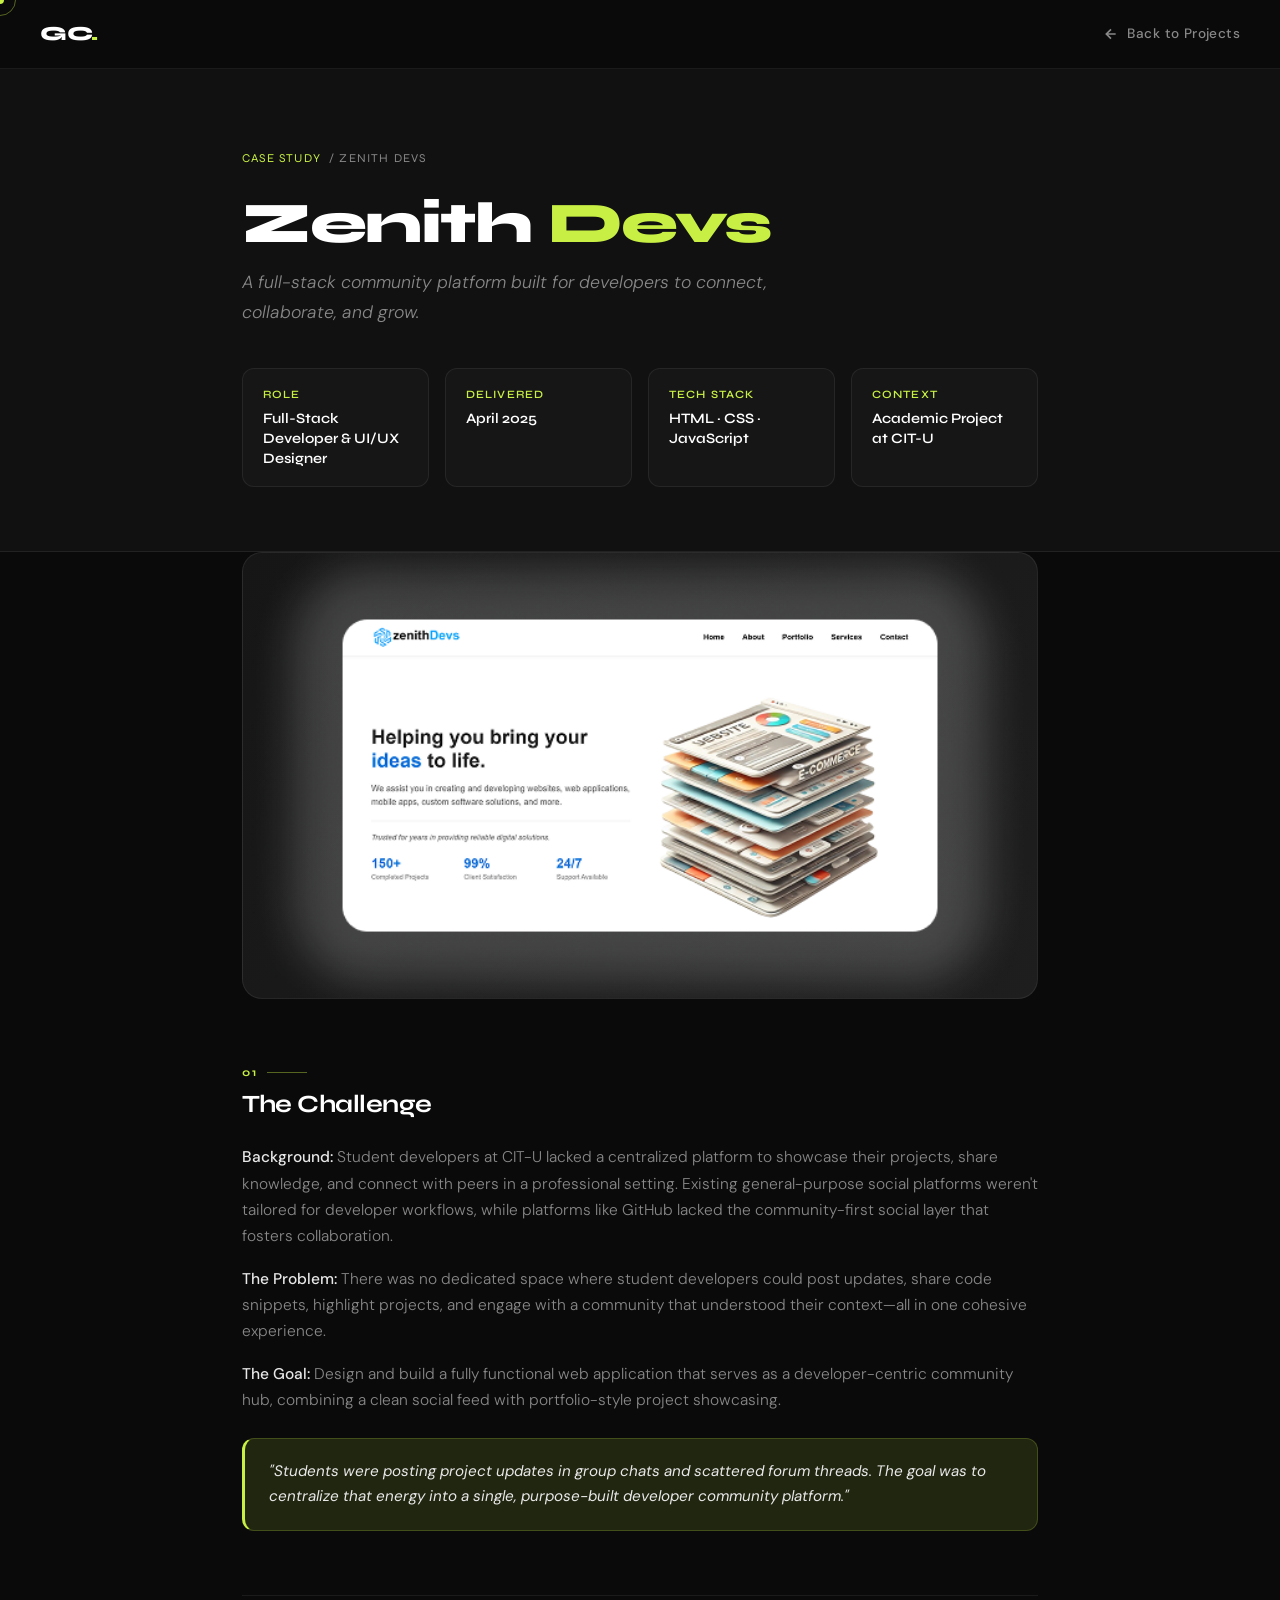
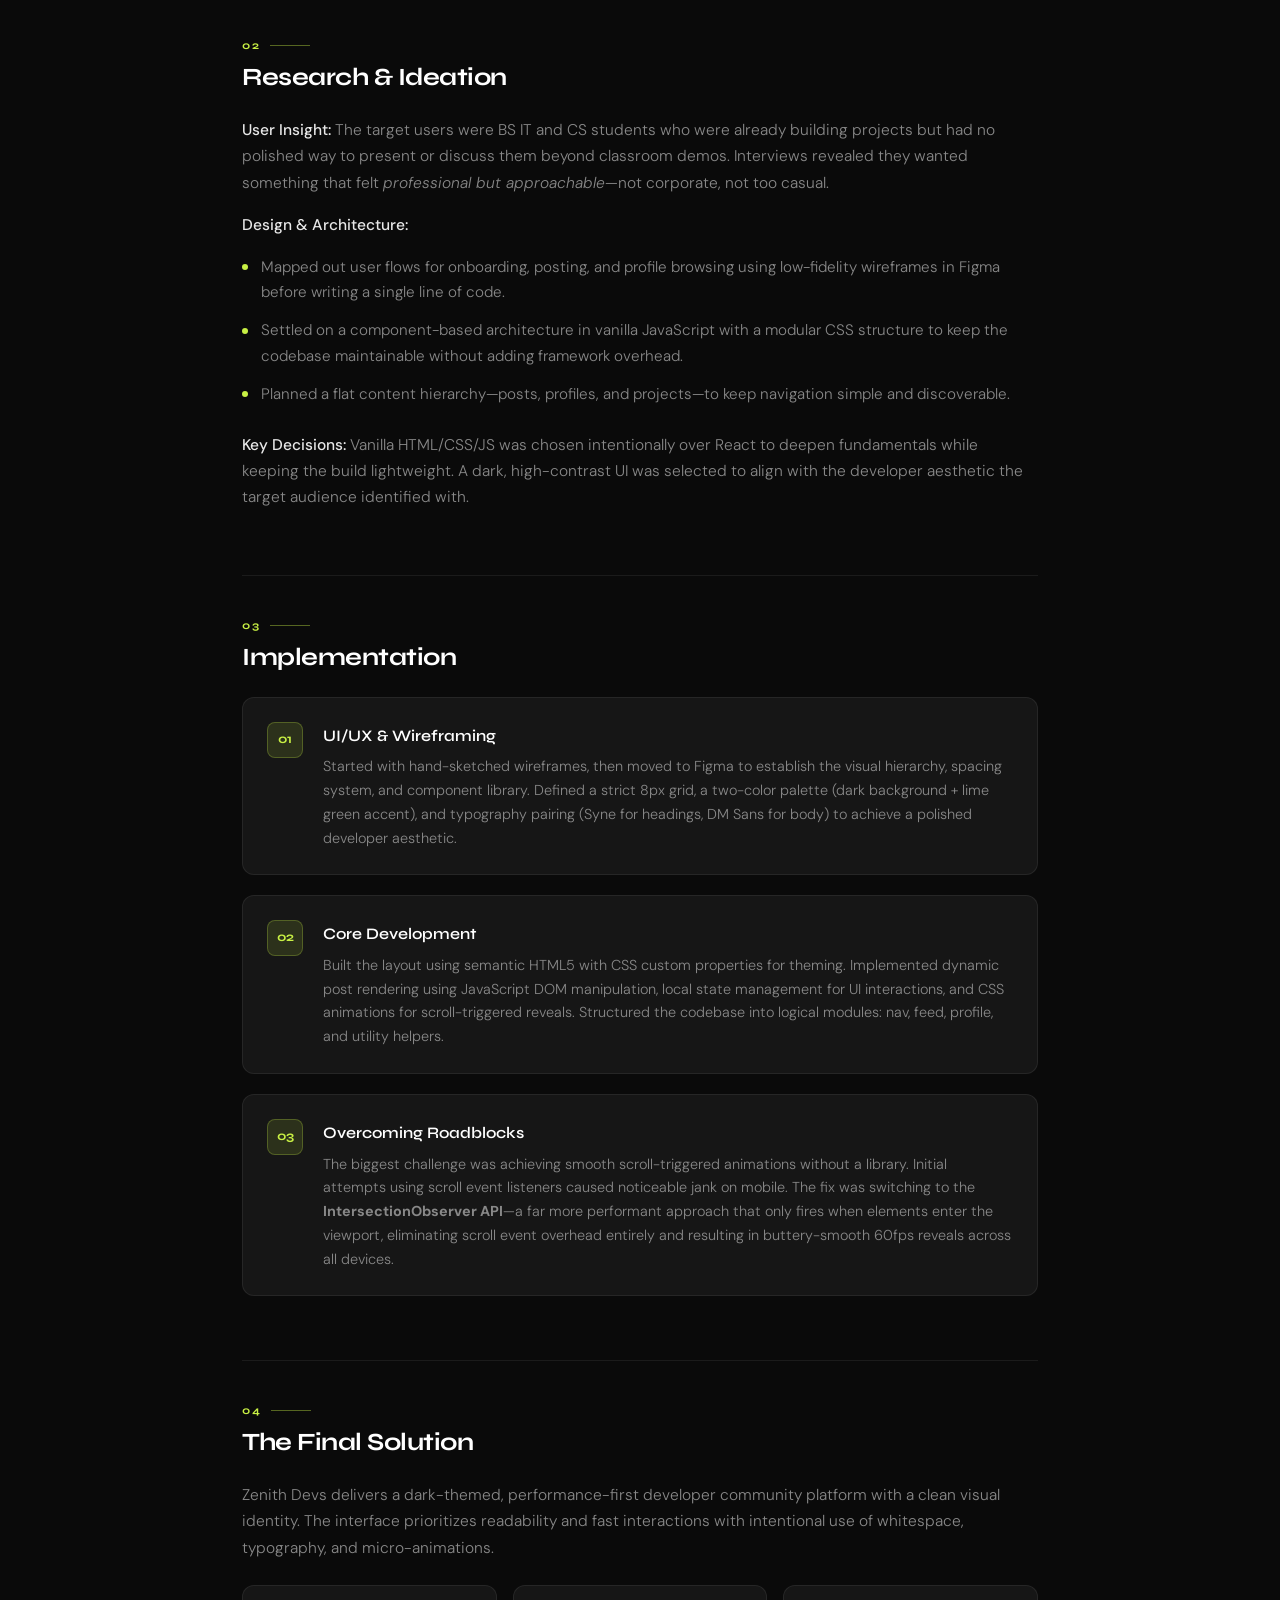
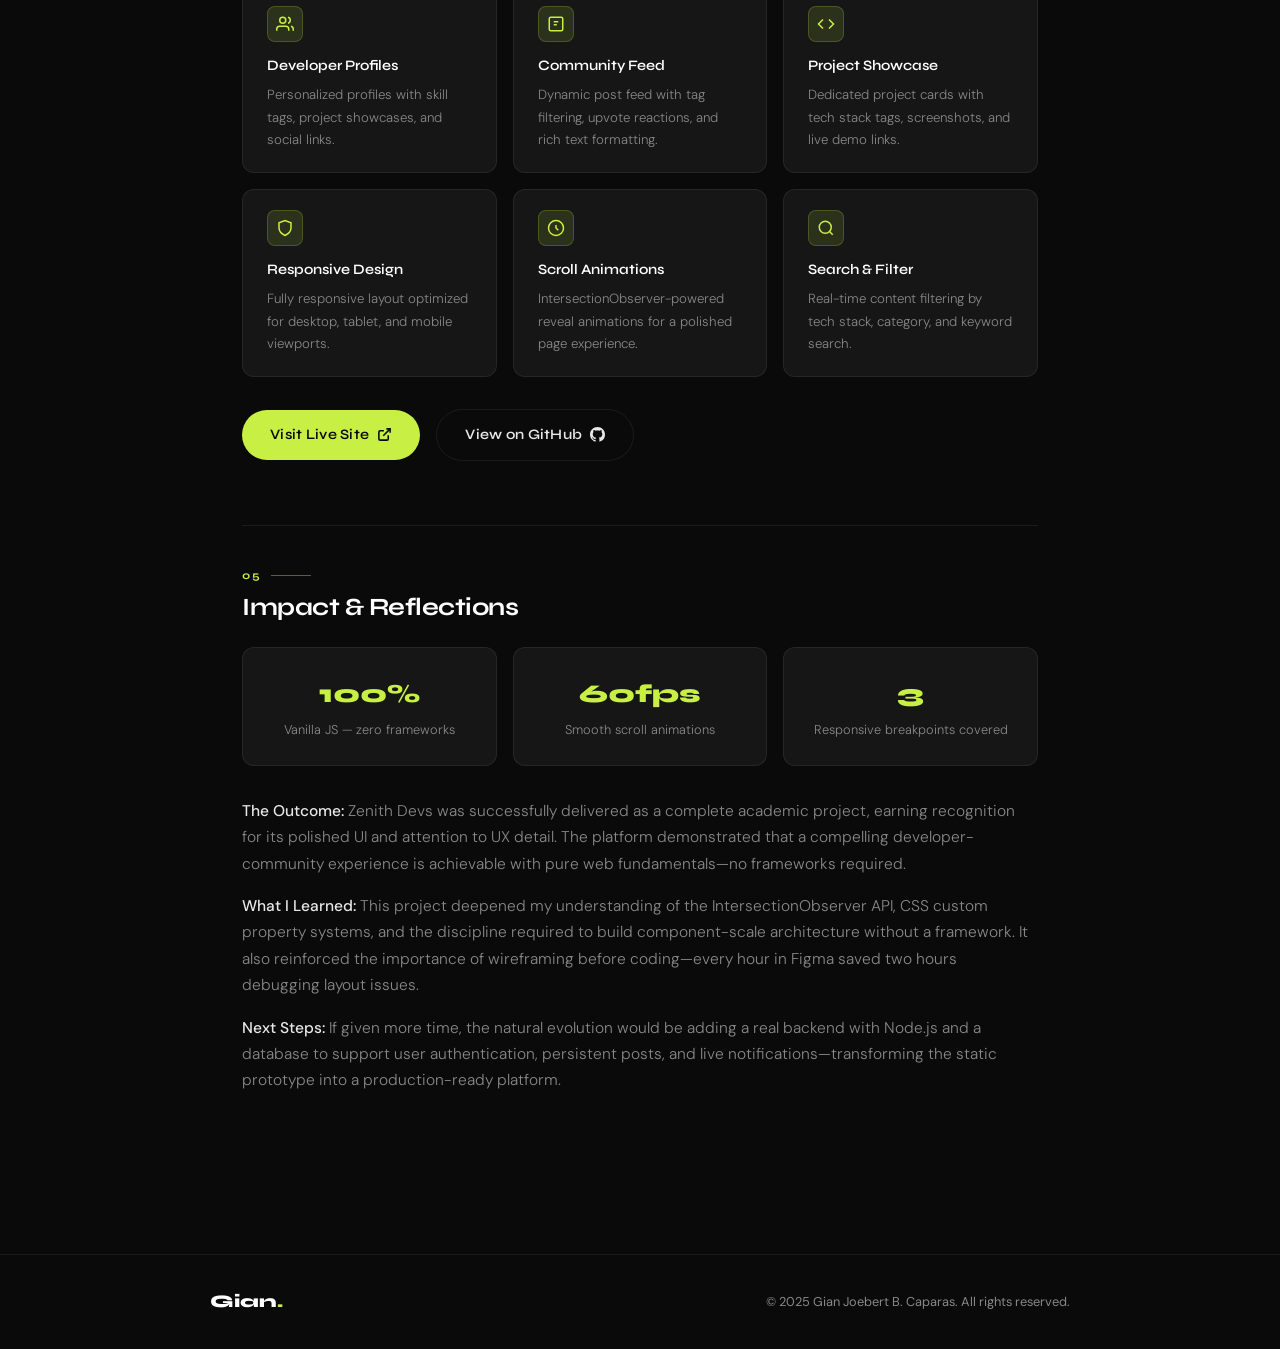
<file: ongoing1.html>
<!DOCTYPE html>
<html lang="en">
  <head>
    <meta charset="UTF-8" />
    <meta name="viewport" content="width=device-width, initial-scale=1.0" />
    <title>Zenith Devs — Case Study | Gian Caparas</title>
    <link rel="icon" href="Logo.png" type="image/png+xml">
    <link rel="preconnect" href="https://fonts.googleapis.com" />
    <link rel="preconnect" href="https://fonts.gstatic.com" crossorigin />
    <link
      href="https://fonts.googleapis.com/css2?family=Syne:wght@400;500;600;700;800&family=DM+Sans:ital,opsz,wght@0,9..40,300;0,9..40,400;0,9..40,500;1,9..40,300&display=swap"
      rel="stylesheet"
    />
    <style>
      /* ─── RESET & BASE ─────────────────────────────────────── */
      *, *::before, *::after { box-sizing: border-box; margin: 0; padding: 0; }

      :root {
        --bg:        #0a0a0a;
        --bg-2:      #111111;
        --bg-3:      #161616;
        --border:    rgba(255,255,255,0.07);
        --text:      #e8e8e8;
        --text-muted:#888;
        --accent:    #c8f044;
        --accent-dim:rgba(200,240,68,0.12);
        --accent-glow:rgba(200,240,68,0.25);
        --white:     #ffffff;
        --font-head: 'Syne', sans-serif;
        --font-body: 'DM Sans', sans-serif;
        --radius:    12px;
        --radius-lg: 20px;
        --max-w:     860px;
        --transition: 0.3s cubic-bezier(0.4,0,0.2,1);
      }

      html { scroll-behavior: smooth; }

      body {
        background: var(--bg);
        color: var(--text);
        font-family: var(--font-body);
        font-size: 16px;
        line-height: 1.7;
        -webkit-font-smoothing: antialiased;
        overflow-x: hidden;
      }

      /* ─── CURSOR ───────────────────────────────────────────── */
      .cursor {
        width: 8px; height: 8px;
        background: var(--accent);
        border-radius: 50%;
        position: fixed; top: 0; left: 0;
        pointer-events: none; z-index: 9999;
        transform: translate(-50%,-50%);
        transition: width .2s, height .2s, background .2s;
      }
      .cursor-follower {
        width: 32px; height: 32px;
        border: 1.5px solid rgba(200,240,68,0.4);
        border-radius: 50%;
        position: fixed; top: 0; left: 0;
        pointer-events: none; z-index: 9998;
        transform: translate(-50%,-50%);
        transition: transform .12s ease, width .25s, height .25s, opacity .25s;
      }
      @media (pointer:coarse){.cursor,.cursor-follower{display:none}}

      /* ─── NAVBAR ───────────────────────────────────────────── */
      .navbar {
        position: fixed; top: 0; left: 0; right: 0; z-index: 900;
        padding: 0 2rem;
        background: rgba(10,10,10,0.85);
        backdrop-filter: blur(16px);
        -webkit-backdrop-filter: blur(16px);
        border-bottom: 1px solid var(--border);
        transition: background var(--transition);
      }
      .nav-inner {
        max-width: 1200px; margin: 0 auto;
        display: flex; align-items: center; justify-content: space-between;
        height: 68px;
      }
      .nav-logo {
        font-family: var(--font-head); font-weight: 800; font-size: 1.25rem;
        color: var(--white); text-decoration: none; letter-spacing: -0.5px;
      }
      .nav-logo .dot { color: var(--accent); }
      .nav-back {
        display: flex; align-items: center; gap: .5rem;
        font-family: var(--font-body); font-size: .85rem; font-weight: 500;
        color: var(--text-muted); text-decoration: none;
        letter-spacing: .03em;
        transition: color var(--transition);
      }
      .nav-back:hover { color: var(--accent); }
      .nav-back svg { transition: transform var(--transition); }
      .nav-back:hover svg { transform: translateX(-3px); }

      /* ─── HERO BANNER ──────────────────────────────────────── */
      .cs-hero {
        padding-top: 68px;
        position: relative; overflow: hidden;
        background: var(--bg-2);
        border-bottom: 1px solid var(--border);
      }
      .cs-hero-inner {
        max-width: var(--max-w); margin: 0 auto;
        padding: 5rem 2rem 4rem;
      }
      .cs-breadcrumb {
        display: flex; align-items: center; gap: .5rem;
        font-size: .75rem; letter-spacing: .1em; text-transform: uppercase;
        color: var(--text-muted); margin-bottom: 1.5rem;
        font-family: var(--font-head);
      }
      .cs-breadcrumb span { color: var(--accent); }
      .cs-title {
        font-family: var(--font-head); font-weight: 800;
        font-size: clamp(2.2rem, 6vw, 3.6rem);
        line-height: 1.1; letter-spacing: -1.5px;
        color: var(--white); margin-bottom: .75rem;
      }
      .cs-title .accent { color: var(--accent); }
      .cs-tagline {
        font-size: 1.1rem; color: var(--text-muted); font-weight: 300;
        max-width: 560px; margin-bottom: 2.5rem; font-style: italic;
      }

      /* ─── META CARDS ───────────────────────────────────────── */
      .cs-meta-grid {
        display: grid;
        grid-template-columns: repeat(auto-fit, minmax(160px, 1fr));
        gap: 1rem; margin-bottom: 0;
      }
      .cs-meta-card {
        background: var(--bg-3); border: 1px solid var(--border);
        border-radius: var(--radius); padding: 1rem 1.25rem;
        transition: border-color var(--transition);
      }
      .cs-meta-card:hover { border-color: rgba(200,240,68,0.2); }
      .cs-meta-label {
        font-size: .7rem; letter-spacing: .1em; text-transform: uppercase;
        color: var(--accent); font-family: var(--font-head); font-weight: 600;
        margin-bottom: .35rem;
      }
      .cs-meta-value {
        font-family: var(--font-head); font-size: .9rem; font-weight: 600;
        color: var(--white); line-height: 1.4;
      }

      /* ─── PROJECT IMAGE ────────────────────────────────────── */
      .cs-cover {
        max-width: var(--max-w); margin: 0 auto;
        padding: 0 2rem 0;
      }
      .cs-cover-img {
        width: 100%; border-radius: var(--radius-lg);
        border: 1px solid var(--border);
        display: block;
        background: var(--bg-3);
        aspect-ratio: 16/9; object-fit: cover;
        /* placeholder gradient when image missing */
        background: linear-gradient(135deg, #161616 0%, #1e1e1e 100%);
      }

      /* ─── MAIN CONTENT ─────────────────────────────────────── */
      .cs-body {
        max-width: var(--max-w); margin: 0 auto;
        padding: 4rem 2rem 6rem;
      }

      /* ─── SECTION BLOCKS ───────────────────────────────────── */
      .cs-section {
        margin-bottom: 4rem;
        opacity: 0; transform: translateY(28px);
        transition: opacity .6s ease, transform .6s ease;
      }
      .cs-section.visible { opacity: 1; transform: none; }

      .cs-section-number {
        font-family: var(--font-head); font-size: .7rem; font-weight: 700;
        letter-spacing: .15em; text-transform: uppercase;
        color: var(--accent); margin-bottom: .5rem;
        display: flex; align-items: center; gap: .6rem;
      }
      .cs-section-number::after {
        content: ''; flex: 1; max-width: 40px;
        height: 1px; background: var(--accent); opacity: .4;
      }

      .cs-section-title {
        font-family: var(--font-head); font-weight: 700;
        font-size: 1.55rem; letter-spacing: -0.5px;
        color: var(--white); margin-bottom: 1.5rem;
        line-height: 1.2;
      }

      .cs-text {
        color: var(--text-muted); font-weight: 300;
        margin-bottom: 1rem; font-size: .97rem;
      }
      .cs-text strong { color: var(--text); font-weight: 500; }

      /* ─── CALLOUT BOX ──────────────────────────────────────── */
      .cs-callout {
        background: var(--accent-dim);
        border: 1px solid rgba(200,240,68,0.2);
        border-left: 3px solid var(--accent);
        border-radius: var(--radius); padding: 1.25rem 1.5rem;
        margin: 1.5rem 0;
        font-size: .95rem; color: var(--text);
        font-style: italic;
      }

      /* ─── BULLET LIST ──────────────────────────────────────── */
      .cs-list {
        list-style: none; padding: 0; margin: 1rem 0 1.5rem;
        display: flex; flex-direction: column; gap: .75rem;
      }
      .cs-list li {
        display: flex; align-items: flex-start; gap: .8rem;
        font-size: .95rem; color: var(--text-muted); font-weight: 300;
      }
      .cs-list li::before {
        content: ''; flex-shrink: 0;
        width: 6px; height: 6px; border-radius: 50%;
        background: var(--accent); margin-top: .6rem;
      }
      .cs-list li strong { color: var(--text); font-weight: 500; }

      /* ─── STEP CARDS ───────────────────────────────────────── */
      .cs-steps { display: flex; flex-direction: column; gap: 1.25rem; }
      .cs-step {
        background: var(--bg-3); border: 1px solid var(--border);
        border-radius: var(--radius); padding: 1.5rem;
        display: flex; gap: 1.25rem;
        transition: border-color var(--transition), transform var(--transition);
      }
      .cs-step:hover { border-color: rgba(200,240,68,0.2); transform: translateX(4px); }
      .cs-step-num {
        flex-shrink: 0; width: 36px; height: 36px;
        background: var(--accent-dim); border: 1px solid rgba(200,240,68,0.25);
        border-radius: 8px; display: flex; align-items: center; justify-content: center;
        font-family: var(--font-head); font-size: .8rem; font-weight: 700; color: var(--accent);
      }
      .cs-step-content {}
      .cs-step-heading {
        font-family: var(--font-head); font-weight: 600; font-size: 1rem;
        color: var(--white); margin-bottom: .4rem;
      }
      .cs-step-text { font-size: .9rem; color: var(--text-muted); font-weight: 300; line-height: 1.65; }

      /* ─── FEATURE GRID ─────────────────────────────────────── */
      .cs-features {
        display: grid; grid-template-columns: repeat(auto-fit, minmax(220px, 1fr));
        gap: 1rem; margin-top: 1.5rem;
      }
      .cs-feature {
        background: var(--bg-3); border: 1px solid var(--border);
        border-radius: var(--radius); padding: 1.25rem 1.5rem;
        transition: border-color var(--transition);
      }
      .cs-feature:hover { border-color: rgba(200,240,68,0.2); }
      .cs-feature-icon {
        width: 36px; height: 36px; border-radius: 8px;
        background: var(--accent-dim); border: 1px solid rgba(200,240,68,.2);
        display: flex; align-items: center; justify-content: center;
        margin-bottom: .75rem; color: var(--accent);
      }
      .cs-feature-name {
        font-family: var(--font-head); font-weight: 600; font-size: .9rem;
        color: var(--white); margin-bottom: .35rem;
      }
      .cs-feature-desc { font-size: .83rem; color: var(--text-muted); font-weight: 300; }

      /* ─── OUTCOME GRID ─────────────────────────────────────── */
      .cs-outcome-grid {
        display: grid; grid-template-columns: repeat(auto-fit, minmax(200px, 1fr));
        gap: 1rem; margin-bottom: 2rem;
      }
      .cs-outcome-card {
        background: var(--bg-3); border: 1px solid var(--border);
        border-radius: var(--radius); padding: 1.5rem;
        text-align: center;
        transition: border-color var(--transition);
      }
      .cs-outcome-card:hover { border-color: rgba(200,240,68,0.25); }
      .cs-outcome-value {
        font-family: var(--font-head); font-size: 1.6rem; font-weight: 800;
        color: var(--accent); margin-bottom: .25rem;
      }
      .cs-outcome-label { font-size: .8rem; color: var(--text-muted); font-weight: 300; }

      /* ─── DIVIDER ──────────────────────────────────────────── */
      .cs-divider {
        height: 1px; background: var(--border);
        margin: 2.5rem 0;
      }

      /* ─── CTA BUTTON ───────────────────────────────────────── */
      .cs-cta-wrap {
        display: flex; align-items: center; gap: 1rem;
        flex-wrap: wrap; margin-top: 2rem;
      }
      .btn {
        display: inline-flex; align-items: center; gap: .5rem;
        font-family: var(--font-head); font-size: .9rem; font-weight: 600;
        border-radius: 50px; padding: .8rem 1.75rem;
        text-decoration: none; cursor: pointer; border: none;
        letter-spacing: .02em; transition: var(--transition);
      }
      .btn-primary {
        background: var(--accent); color: #0a0a0a;
      }
      .btn-primary:hover {
        background: #d4f55a; transform: translateY(-2px);
        box-shadow: 0 12px 32px rgba(200,240,68,.3);
      }
      .btn-secondary {
        background: transparent; color: var(--text);
        border: 1px solid var(--border);
      }
      .btn-secondary:hover {
        border-color: rgba(200,240,68,.3); color: var(--accent);
        transform: translateY(-2px);
      }

      /* ─── FOOTER ───────────────────────────────────────────── */
      .cs-footer {
        border-top: 1px solid var(--border);
        padding: 2rem;
        text-align: center;
      }
      .cs-footer-inner {
        max-width: var(--max-w); margin: 0 auto;
        display: flex; align-items: center; justify-content: space-between;
        flex-wrap: wrap; gap: 1rem;
      }
      .footer-name { font-family: var(--font-head); font-weight: 800; font-size: 1.1rem; color: var(--white); }
      .footer-name .accent { color: var(--accent); }
      .footer-copy { font-size: .8rem; color: var(--text-muted); }

      /* ─── SCROLLBAR ────────────────────────────────────────── */
      ::-webkit-scrollbar { width: 4px; }
      ::-webkit-scrollbar-track { background: var(--bg); }
      ::-webkit-scrollbar-thumb { background: var(--border); border-radius: 4px; }
      ::-webkit-scrollbar-thumb:hover { background: rgba(200,240,68,.3); }

      /* ─── RESPONSIVE ───────────────────────────────────────── */
      @media (max-width: 640px) {
        .cs-hero-inner { padding: 3.5rem 1.25rem 2.5rem; }
        .cs-cover { padding: 0 1.25rem; }
        .cs-body { padding: 3rem 1.25rem 5rem; }
        .cs-meta-grid { grid-template-columns: 1fr 1fr; }
        .cs-features { grid-template-columns: 1fr; }
        .cs-footer-inner { justify-content: center; text-align: center; }
      }
    </style>
  </head>
  <body>

    <!-- CURSOR -->
    <div class="cursor" id="cursor"></div>
    <div class="cursor-follower" id="cursorFollower"></div>

    <!-- NAVBAR -->
    <nav class="navbar">
      <div class="nav-inner">
        <a href="index.html" class="nav-logo">GC<span class="dot">.</span></a>
        <a href="index.html#projects" class="nav-back">
          <svg width="16" height="16" viewBox="0 0 24 24" fill="none" stroke="currentColor" stroke-width="2.5"><path d="M19 12H5M12 5l-7 7 7 7"/></svg>
          Back to Projects
        </a>
      </div>
    </nav>

    <!-- HERO BANNER -->
    <section class="cs-hero">
      <div class="cs-hero-inner">
        <div class="cs-breadcrumb">
          <span>Case Study</span> / Zenith Devs
        </div>
        <h1 class="cs-title">Zenith <span class="accent">Devs</span></h1>
        <p class="cs-tagline">A full-stack community platform built for developers to connect, collaborate, and grow.</p>

        <div class="cs-meta-grid">
          <div class="cs-meta-card">
            <div class="cs-meta-label">Role</div>
            <div class="cs-meta-value">Full-Stack Developer & UI/UX Designer</div>
          </div>
          <div class="cs-meta-card">
            <div class="cs-meta-label">Delivered</div>
            <div class="cs-meta-value">April 2025</div>
          </div>
          <div class="cs-meta-card">
            <div class="cs-meta-label">Tech Stack</div>
            <div class="cs-meta-value">HTML · CSS · JavaScript</div>
          </div>
          <div class="cs-meta-card">
            <div class="cs-meta-label">Context</div>
            <div class="cs-meta-value">Academic Project at CIT-U</div>
          </div>
        </div>
      </div>
    </section>

    <!-- COVER IMAGE -->
    <div class="cs-cover">
      <img
        src="assets/images/projects/ZenithDevs.png"
        alt="Zenith Devs Project Screenshot"
        class="cs-cover-img"
        onerror="this.style.minHeight='300px'"
      />
    </div>

    <!-- BODY CONTENT -->
    <main class="cs-body">

      <!-- 1. THE CHALLENGE -->
      <div class="cs-section">
        <div class="cs-section-number">01</div>
        <h2 class="cs-section-title">The Challenge</h2>

        <p class="cs-text">
          <strong>Background:</strong> Student developers at CIT-U lacked a centralized platform to showcase their projects, share knowledge, and connect with peers in a professional setting. Existing general-purpose social platforms weren't tailored for developer workflows, while platforms like GitHub lacked the community-first social layer that fosters collaboration.
        </p>
        <p class="cs-text">
          <strong>The Problem:</strong> There was no dedicated space where student developers could post updates, share code snippets, highlight projects, and engage with a community that understood their context—all in one cohesive experience.
        </p>
        <p class="cs-text">
          <strong>The Goal:</strong> Design and build a fully functional web application that serves as a developer-centric community hub, combining a clean social feed with portfolio-style project showcasing.
        </p>

        <div class="cs-callout">
          "Students were posting project updates in group chats and scattered forum threads. The goal was to centralize that energy into a single, purpose-built developer community platform."
        </div>
      </div>

      <div class="cs-divider"></div>

      <!-- 2. RESEARCH & IDEATION -->
      <div class="cs-section">
        <div class="cs-section-number">02</div>
        <h2 class="cs-section-title">Research & Ideation</h2>

        <p class="cs-text">
          <strong>User Insight:</strong> The target users were BS IT and CS students who were already building projects but had no polished way to present or discuss them beyond classroom demos. Interviews revealed they wanted something that felt <em>professional but approachable</em>—not corporate, not too casual.
        </p>

        <p class="cs-text"><strong>Design & Architecture:</strong></p>
        <ul class="cs-list">
          <li>Mapped out user flows for onboarding, posting, and profile browsing using low-fidelity wireframes in Figma before writing a single line of code.</li>
          <li>Settled on a component-based architecture in vanilla JavaScript with a modular CSS structure to keep the codebase maintainable without adding framework overhead.</li>
          <li>Planned a flat content hierarchy—posts, profiles, and projects—to keep navigation simple and discoverable.</li>
        </ul>

        <p class="cs-text">
          <strong>Key Decisions:</strong> Vanilla HTML/CSS/JS was chosen intentionally over React to deepen fundamentals while keeping the build lightweight. A dark, high-contrast UI was selected to align with the developer aesthetic the target audience identified with.
        </p>
      </div>

      <div class="cs-divider"></div>

      <!-- 3. IMPLEMENTATION -->
      <div class="cs-section">
        <div class="cs-section-number">03</div>
        <h2 class="cs-section-title">Implementation</h2>

        <div class="cs-steps">
          <div class="cs-step">
            <div class="cs-step-num">01</div>
            <div class="cs-step-content">
              <div class="cs-step-heading">UI/UX & Wireframing</div>
              <div class="cs-step-text">Started with hand-sketched wireframes, then moved to Figma to establish the visual hierarchy, spacing system, and component library. Defined a strict 8px grid, a two-color palette (dark background + lime green accent), and typography pairing (Syne for headings, DM Sans for body) to achieve a polished developer aesthetic.</div>
            </div>
          </div>
          <div class="cs-step">
            <div class="cs-step-num">02</div>
            <div class="cs-step-content">
              <div class="cs-step-heading">Core Development</div>
              <div class="cs-step-text">Built the layout using semantic HTML5 with CSS custom properties for theming. Implemented dynamic post rendering using JavaScript DOM manipulation, local state management for UI interactions, and CSS animations for scroll-triggered reveals. Structured the codebase into logical modules: nav, feed, profile, and utility helpers.</div>
            </div>
          </div>
          <div class="cs-step">
            <div class="cs-step-num">03</div>
            <div class="cs-step-content">
              <div class="cs-step-heading">Overcoming Roadblocks</div>
              <div class="cs-step-text">The biggest challenge was achieving smooth scroll-triggered animations without a library. Initial attempts using scroll event listeners caused noticeable jank on mobile. The fix was switching to the <strong>IntersectionObserver API</strong>—a far more performant approach that only fires when elements enter the viewport, eliminating scroll event overhead entirely and resulting in buttery-smooth 60fps reveals across all devices.</div>
            </div>
          </div>
        </div>
      </div>

      <div class="cs-divider"></div>

      <!-- 4. FINAL SOLUTION -->
      <div class="cs-section">
        <div class="cs-section-number">04</div>
        <h2 class="cs-section-title">The Final Solution</h2>

        <p class="cs-text">Zenith Devs delivers a dark-themed, performance-first developer community platform with a clean visual identity. The interface prioritizes readability and fast interactions with intentional use of whitespace, typography, and micro-animations.</p>

        <div class="cs-features">
          <div class="cs-feature">
            <div class="cs-feature-icon">
              <svg width="18" height="18" viewBox="0 0 24 24" fill="none" stroke="currentColor" stroke-width="2"><path d="M17 21v-2a4 4 0 0 0-4-4H5a4 4 0 0 0-4 4v2"/><circle cx="9" cy="7" r="4"/><path d="M23 21v-2a4 4 0 0 0-3-3.87M16 3.13a4 4 0 0 1 0 7.75"/></svg>
            </div>
            <div class="cs-feature-name">Developer Profiles</div>
            <div class="cs-feature-desc">Personalized profiles with skill tags, project showcases, and social links.</div>
          </div>
          <div class="cs-feature">
            <div class="cs-feature-icon">
              <svg width="18" height="18" viewBox="0 0 24 24" fill="none" stroke="currentColor" stroke-width="2"><rect x="3" y="3" width="18" height="18" rx="2"/><path d="M9 9h6M9 13h4"/></svg>
            </div>
            <div class="cs-feature-name">Community Feed</div>
            <div class="cs-feature-desc">Dynamic post feed with tag filtering, upvote reactions, and rich text formatting.</div>
          </div>
          <div class="cs-feature">
            <div class="cs-feature-icon">
              <svg width="18" height="18" viewBox="0 0 24 24" fill="none" stroke="currentColor" stroke-width="2"><polyline points="16 18 22 12 16 6"/><polyline points="8 6 2 12 8 18"/></svg>
            </div>
            <div class="cs-feature-name">Project Showcase</div>
            <div class="cs-feature-desc">Dedicated project cards with tech stack tags, screenshots, and live demo links.</div>
          </div>
          <div class="cs-feature">
            <div class="cs-feature-icon">
              <svg width="18" height="18" viewBox="0 0 24 24" fill="none" stroke="currentColor" stroke-width="2"><path d="M12 22s8-4 8-10V5l-8-3-8 3v7c0 6 8 10 8 10z"/></svg>
            </div>
            <div class="cs-feature-name">Responsive Design</div>
            <div class="cs-feature-desc">Fully responsive layout optimized for desktop, tablet, and mobile viewports.</div>
          </div>
          <div class="cs-feature">
            <div class="cs-feature-icon">
              <svg width="18" height="18" viewBox="0 0 24 24" fill="none" stroke="currentColor" stroke-width="2"><circle cx="12" cy="12" r="10"/><path d="M12 8v4l3 3"/></svg>
            </div>
            <div class="cs-feature-name">Scroll Animations</div>
            <div class="cs-feature-desc">IntersectionObserver-powered reveal animations for a polished page experience.</div>
          </div>
          <div class="cs-feature">
            <div class="cs-feature-icon">
              <svg width="18" height="18" viewBox="0 0 24 24" fill="none" stroke="currentColor" stroke-width="2"><circle cx="11" cy="11" r="8"/><path d="m21 21-4.35-4.35"/></svg>
            </div>
            <div class="cs-feature-name">Search & Filter</div>
            <div class="cs-feature-desc">Real-time content filtering by tech stack, category, and keyword search.</div>
          </div>
        </div>

        <div class="cs-cta-wrap">
          <a href="https://zenith-devs.vercel.app/" class="btn btn-primary" target="_blank" rel="noopener noreferrer">
            Visit Live Site
            <svg width="15" height="15" viewBox="0 0 24 24" fill="none" stroke="currentColor" stroke-width="2.5"><path d="M18 13v6a2 2 0 0 1-2 2H5a2 2 0 0 1-2-2V8a2 2 0 0 1 2-2h6"/><polyline points="15 3 21 3 21 9"/><line x1="10" y1="14" x2="21" y2="3"/></svg>
          </a>
          <a href="https://github.com/Gian-Caparas/Zenith-Devs" class="btn btn-secondary" target="_blank" rel="noopener noreferrer">
            View on GitHub
            <svg width="15" height="15" viewBox="0 0 24 24" fill="currentColor"><path d="M12 0C5.37 0 0 5.37 0 12c0 5.31 3.435 9.795 8.205 11.385.6.105.825-.255.825-.57 0-.285-.015-1.23-.015-2.235-3.015.555-3.795-.735-4.035-1.41-.135-.345-.72-1.41-1.23-1.695-.42-.225-1.02-.78-.015-.795.945-.015 1.62.87 1.845 1.23 1.08 1.815 2.805 1.305 3.495.99.105-.78.42-1.305.765-1.605-2.67-.3-5.46-1.335-5.46-5.925 0-1.305.465-2.385 1.23-3.225-.12-.3-.54-1.53.12-3.18 0 0 1.005-.315 3.3 1.23.96-.27 1.98-.405 3-.405s2.04.135 3 .405c2.295-1.56 3.3-1.23 3.3-1.23.66 1.65.24 2.88.12 3.18.765.84 1.23 1.905 1.23 3.225 0 4.605-2.805 5.625-5.475 5.925.435.375.81 1.095.81 2.22 0 1.605-.015 2.895-.015 3.3 0 .315.225.69.825.57A12.02 12.02 0 0 0 24 12c0-6.63-5.37-12-12-12z"/></svg>
          </a>
        </div>
      </div>

      <div class="cs-divider"></div>

      <!-- 5. IMPACT & REFLECTIONS -->
      <div class="cs-section">
        <div class="cs-section-number">05</div>
        <h2 class="cs-section-title">Impact & Reflections</h2>

        <div class="cs-outcome-grid">
          <div class="cs-outcome-card">
            <div class="cs-outcome-value">100%</div>
            <div class="cs-outcome-label">Vanilla JS — zero frameworks</div>
          </div>
          <div class="cs-outcome-card">
            <div class="cs-outcome-value">60fps</div>
            <div class="cs-outcome-label">Smooth scroll animations</div>
          </div>
          <div class="cs-outcome-card">
            <div class="cs-outcome-value">3</div>
            <div class="cs-outcome-label">Responsive breakpoints covered</div>
          </div>
        </div>

        <p class="cs-text">
          <strong>The Outcome:</strong> Zenith Devs was successfully delivered as a complete academic project, earning recognition for its polished UI and attention to UX detail. The platform demonstrated that a compelling developer-community experience is achievable with pure web fundamentals—no frameworks required.
        </p>

        <p class="cs-text">
          <strong>What I Learned:</strong> This project deepened my understanding of the IntersectionObserver API, CSS custom property systems, and the discipline required to build component-scale architecture without a framework. It also reinforced the importance of wireframing before coding—every hour in Figma saved two hours debugging layout issues.
        </p>

        <p class="cs-text">
          <strong>Next Steps:</strong> If given more time, the natural evolution would be adding a real backend with Node.js and a database to support user authentication, persistent posts, and live notifications—transforming the static prototype into a production-ready platform.
        </p>
      </div>

    </main>

    <!-- FOOTER -->
    <footer class="cs-footer">
      <div class="cs-footer-inner">
        <p class="footer-name">Gian<span class="accent">.</span></p>
        <p class="footer-copy">© 2025 Gian Joebert B. Caparas. All rights reserved.</p>
      </div>
    </footer>

    <script>
      // ─── CURSOR ────────────────────────────────────────────
      const cursor = document.getElementById('cursor');
      const follower = document.getElementById('cursorFollower');
      let mx = 0, my = 0, fx = 0, fy = 0;

      document.addEventListener('mousemove', e => {
        mx = e.clientX; my = e.clientY;
        cursor.style.left = mx + 'px';
        cursor.style.top  = my + 'px';
      });

      (function animFollower() {
        fx += (mx - fx) * 0.12;
        fy += (my - fy) * 0.12;
        follower.style.left = fx + 'px';
        follower.style.top  = fy + 'px';
        requestAnimationFrame(animFollower);
      })();

      document.querySelectorAll('a,button').forEach(el => {
        el.addEventListener('mouseenter', () => {
          cursor.style.width = '14px'; cursor.style.height = '14px';
          follower.style.width = '48px'; follower.style.height = '48px';
        });
        el.addEventListener('mouseleave', () => {
          cursor.style.width = '8px'; cursor.style.height = '8px';
          follower.style.width = '32px'; follower.style.height = '32px';
        });
      });

      // ─── SCROLL REVEAL ──────────────────────────────────────
      const observer = new IntersectionObserver(entries => {
        entries.forEach(e => { if (e.isIntersecting) { e.target.classList.add('visible'); } });
      }, { threshold: 0.1 });

      document.querySelectorAll('.cs-section').forEach(el => observer.observe(el));
    </script>
  </body>
</html>
</file>
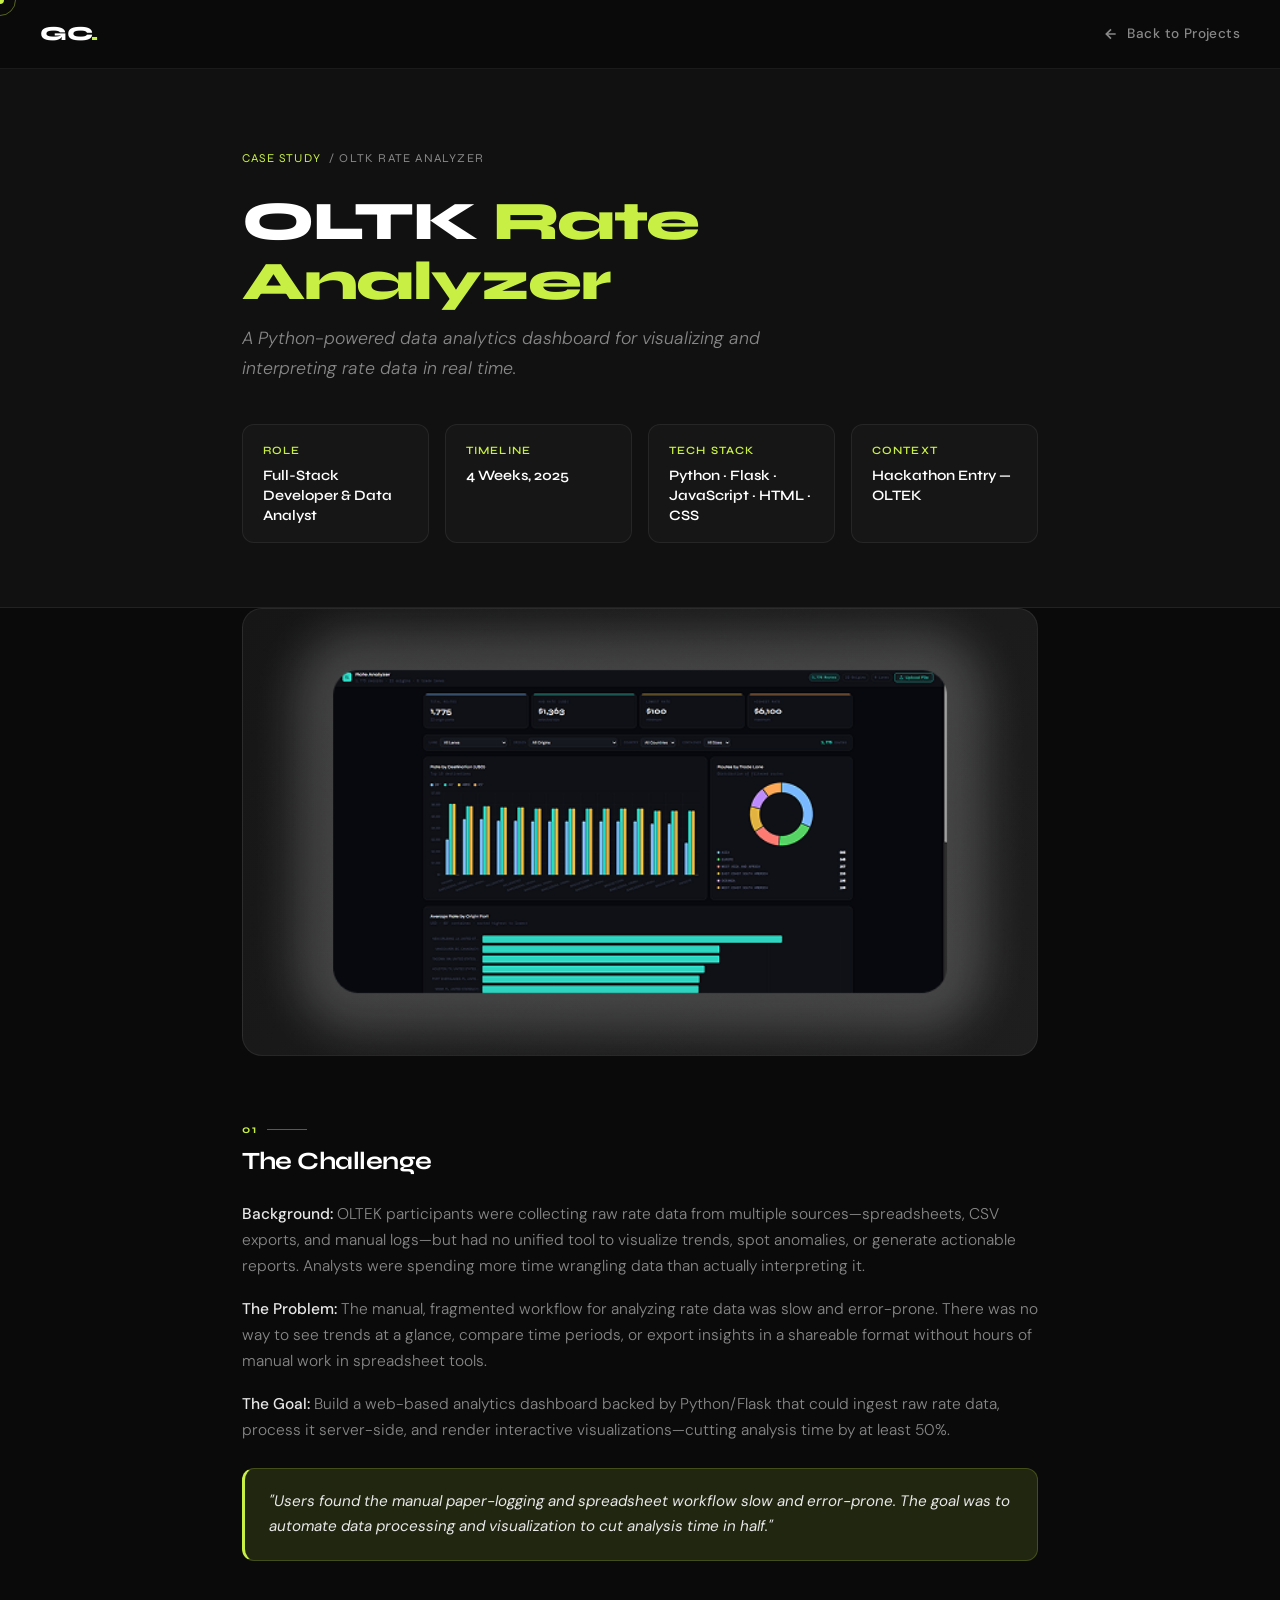
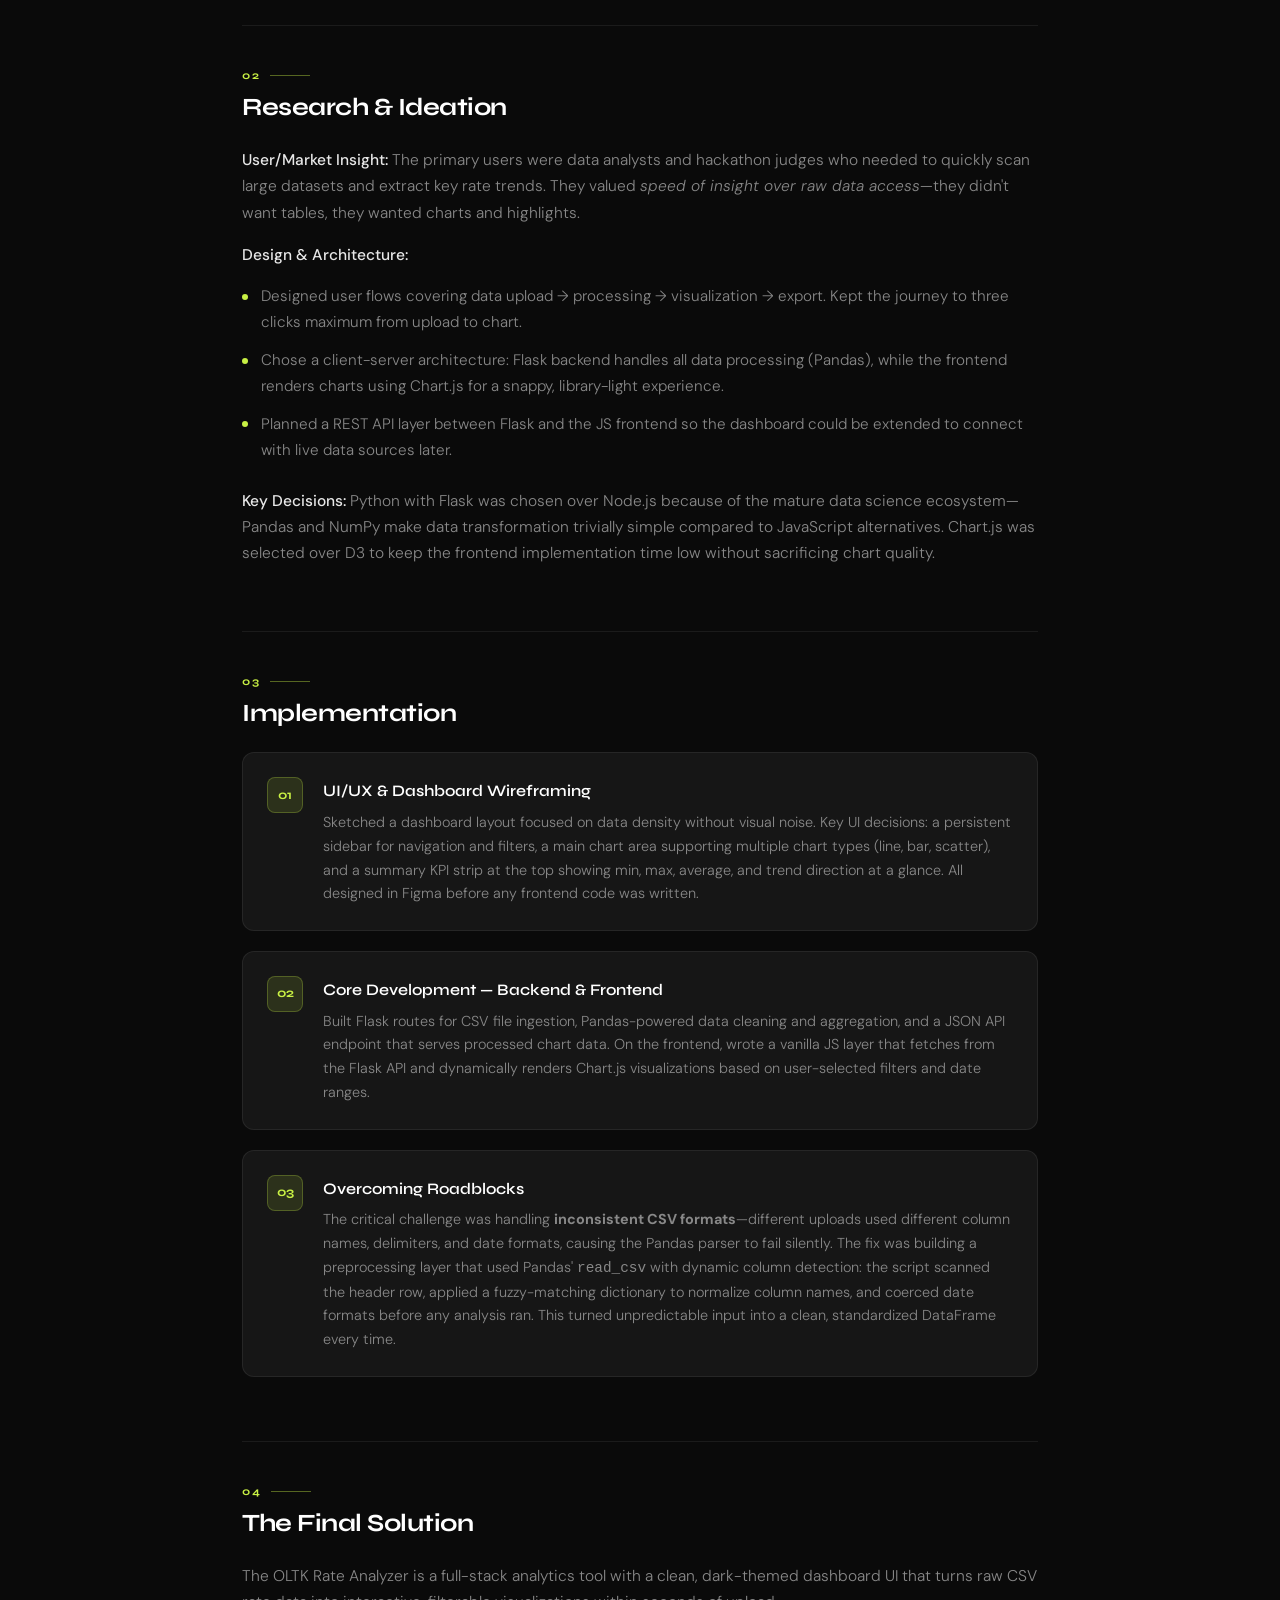
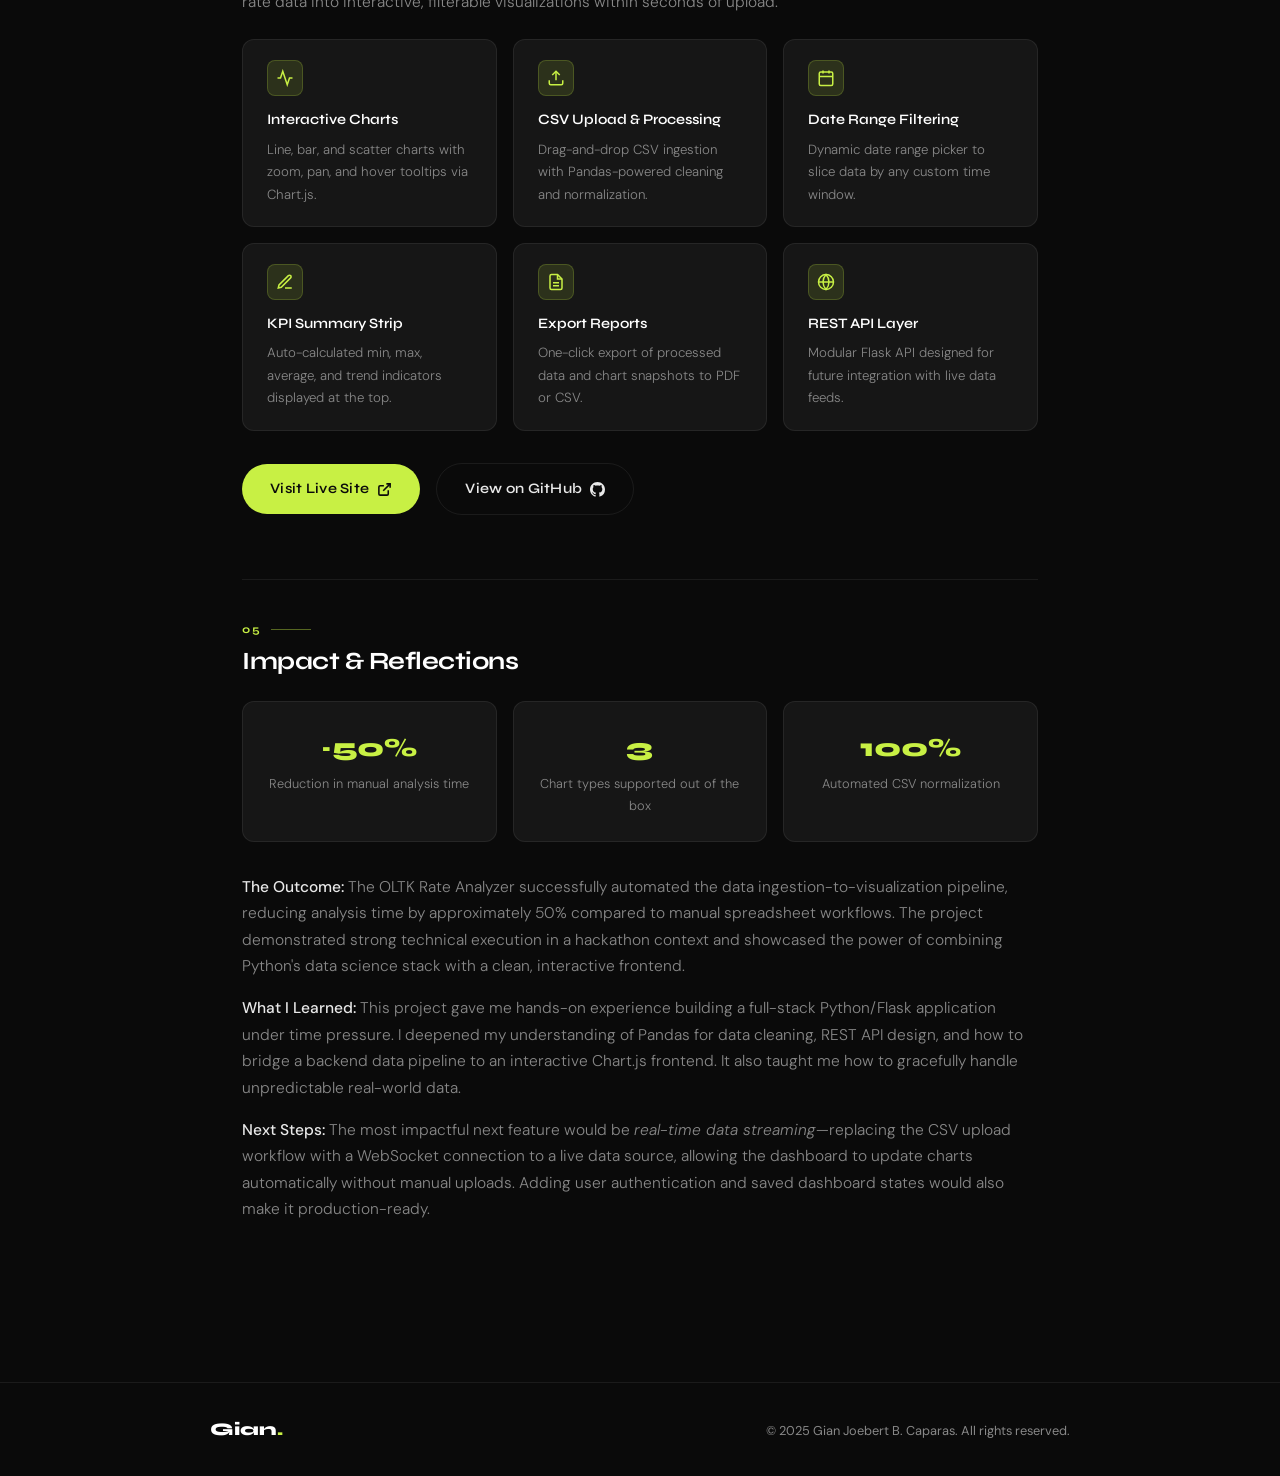
<file: ongoing2.html>
<!DOCTYPE html>
<html lang="en">
  <head>
    <meta charset="UTF-8" />
    <meta name="viewport" content="width=device-width, initial-scale=1.0" />
    <title>OLTK Rate Analyzer — Case Study | Gian Caparas</title>
    <link rel="icon" href="Logo.png" type="image/png+xml">
    <link rel="preconnect" href="https://fonts.googleapis.com" />
    <link rel="preconnect" href="https://fonts.gstatic.com" crossorigin />
    <link
      href="https://fonts.googleapis.com/css2?family=Syne:wght@400;500;600;700;800&family=DM+Sans:ital,opsz,wght@0,9..40,300;0,9..40,400;0,9..40,500;1,9..40,300&display=swap"
      rel="stylesheet"
    />
    <style>
      /* ─── RESET & BASE ─────────────────────────────────────── */
      *, *::before, *::after { box-sizing: border-box; margin: 0; padding: 0; }

      :root {
        --bg:        #0a0a0a;
        --bg-2:      #111111;
        --bg-3:      #161616;
        --border:    rgba(255,255,255,0.07);
        --text:      #e8e8e8;
        --text-muted:#888;
        --accent:    #c8f044;
        --accent-dim:rgba(200,240,68,0.12);
        --accent-glow:rgba(200,240,68,0.25);
        --white:     #ffffff;
        --font-head: 'Syne', sans-serif;
        --font-body: 'DM Sans', sans-serif;
        --radius:    12px;
        --radius-lg: 20px;
        --max-w:     860px;
        --transition: 0.3s cubic-bezier(0.4,0,0.2,1);
      }

      html { scroll-behavior: smooth; }

      body {
        background: var(--bg);
        color: var(--text);
        font-family: var(--font-body);
        font-size: 16px;
        line-height: 1.7;
        -webkit-font-smoothing: antialiased;
        overflow-x: hidden;
      }

      /* ─── CURSOR ───────────────────────────────────────────── */
      .cursor {
        width: 8px; height: 8px;
        background: var(--accent);
        border-radius: 50%;
        position: fixed; top: 0; left: 0;
        pointer-events: none; z-index: 9999;
        transform: translate(-50%,-50%);
        transition: width .2s, height .2s, background .2s;
      }
      .cursor-follower {
        width: 32px; height: 32px;
        border: 1.5px solid rgba(200,240,68,0.4);
        border-radius: 50%;
        position: fixed; top: 0; left: 0;
        pointer-events: none; z-index: 9998;
        transform: translate(-50%,-50%);
        transition: transform .12s ease, width .25s, height .25s, opacity .25s;
      }
      @media (pointer:coarse){.cursor,.cursor-follower{display:none}}

      /* ─── NAVBAR ───────────────────────────────────────────── */
      .navbar {
        position: fixed; top: 0; left: 0; right: 0; z-index: 900;
        padding: 0 2rem;
        background: rgba(10,10,10,0.85);
        backdrop-filter: blur(16px);
        -webkit-backdrop-filter: blur(16px);
        border-bottom: 1px solid var(--border);
        transition: background var(--transition);
      }
      .nav-inner {
        max-width: 1200px; margin: 0 auto;
        display: flex; align-items: center; justify-content: space-between;
        height: 68px;
      }
      .nav-logo {
        font-family: var(--font-head); font-weight: 800; font-size: 1.25rem;
        color: var(--white); text-decoration: none; letter-spacing: -0.5px;
      }
      .nav-logo .dot { color: var(--accent); }
      .nav-back {
        display: flex; align-items: center; gap: .5rem;
        font-family: var(--font-body); font-size: .85rem; font-weight: 500;
        color: var(--text-muted); text-decoration: none;
        letter-spacing: .03em;
        transition: color var(--transition);
      }
      .nav-back:hover { color: var(--accent); }
      .nav-back:hover svg { transform: translateX(-3px); }
      .nav-back svg { transition: transform var(--transition); }

      /* ─── HERO BANNER ──────────────────────────────────────── */
      .cs-hero {
        padding-top: 68px;
        position: relative; overflow: hidden;
        background: var(--bg-2);
        border-bottom: 1px solid var(--border);
      }
      .cs-hero-inner {
        max-width: var(--max-w); margin: 0 auto;
        padding: 5rem 2rem 4rem;
      }
      .cs-breadcrumb {
        display: flex; align-items: center; gap: .5rem;
        font-size: .75rem; letter-spacing: .1em; text-transform: uppercase;
        color: var(--text-muted); margin-bottom: 1.5rem;
        font-family: var(--font-head);
      }
      .cs-breadcrumb span { color: var(--accent); }
      .cs-title {
        font-family: var(--font-head); font-weight: 800;
        font-size: clamp(2rem, 6vw, 3.4rem);
        line-height: 1.1; letter-spacing: -1.5px;
        color: var(--white); margin-bottom: .75rem;
      }
      .cs-title .accent { color: var(--accent); }
      .cs-tagline {
        font-size: 1.1rem; color: var(--text-muted); font-weight: 300;
        max-width: 560px; margin-bottom: 2.5rem; font-style: italic;
      }

      /* ─── META CARDS ───────────────────────────────────────── */
      .cs-meta-grid {
        display: grid;
        grid-template-columns: repeat(auto-fit, minmax(160px, 1fr));
        gap: 1rem;
      }
      .cs-meta-card {
        background: var(--bg-3); border: 1px solid var(--border);
        border-radius: var(--radius); padding: 1rem 1.25rem;
        transition: border-color var(--transition);
      }
      .cs-meta-card:hover { border-color: rgba(200,240,68,0.2); }
      .cs-meta-label {
        font-size: .7rem; letter-spacing: .1em; text-transform: uppercase;
        color: var(--accent); font-family: var(--font-head); font-weight: 600;
        margin-bottom: .35rem;
      }
      .cs-meta-value {
        font-family: var(--font-head); font-size: .9rem; font-weight: 600;
        color: var(--white); line-height: 1.4;
      }

      /* ─── PROJECT IMAGE ────────────────────────────────────── */
      .cs-cover {
        max-width: var(--max-w); margin: 0 auto;
        padding: 0 2rem;
      }
      .cs-cover-img {
        width: 100%; border-radius: var(--radius-lg);
        border: 1px solid var(--border);
        display: block;
        aspect-ratio: 16/9; object-fit: cover;
        background: linear-gradient(135deg, #161616 0%, #1e1e1e 100%);
      }

      /* ─── MAIN CONTENT ─────────────────────────────────────── */
      .cs-body {
        max-width: var(--max-w); margin: 0 auto;
        padding: 4rem 2rem 6rem;
      }

      /* ─── SECTION BLOCKS ───────────────────────────────────── */
      .cs-section {
        margin-bottom: 4rem;
        opacity: 0; transform: translateY(28px);
        transition: opacity .6s ease, transform .6s ease;
      }
      .cs-section.visible { opacity: 1; transform: none; }

      .cs-section-number {
        font-family: var(--font-head); font-size: .7rem; font-weight: 700;
        letter-spacing: .15em; text-transform: uppercase;
        color: var(--accent); margin-bottom: .5rem;
        display: flex; align-items: center; gap: .6rem;
      }
      .cs-section-number::after {
        content: ''; flex: 1; max-width: 40px;
        height: 1px; background: var(--accent); opacity: .4;
      }

      .cs-section-title {
        font-family: var(--font-head); font-weight: 700;
        font-size: 1.55rem; letter-spacing: -0.5px;
        color: var(--white); margin-bottom: 1.5rem;
        line-height: 1.2;
      }

      .cs-text {
        color: var(--text-muted); font-weight: 300;
        margin-bottom: 1rem; font-size: .97rem;
      }
      .cs-text strong { color: var(--text); font-weight: 500; }

      /* ─── CALLOUT BOX ──────────────────────────────────────── */
      .cs-callout {
        background: var(--accent-dim);
        border: 1px solid rgba(200,240,68,0.2);
        border-left: 3px solid var(--accent);
        border-radius: var(--radius); padding: 1.25rem 1.5rem;
        margin: 1.5rem 0;
        font-size: .95rem; color: var(--text);
        font-style: italic;
      }

      /* ─── BULLET LIST ──────────────────────────────────────── */
      .cs-list {
        list-style: none; padding: 0; margin: 1rem 0 1.5rem;
        display: flex; flex-direction: column; gap: .75rem;
      }
      .cs-list li {
        display: flex; align-items: flex-start; gap: .8rem;
        font-size: .95rem; color: var(--text-muted); font-weight: 300;
      }
      .cs-list li::before {
        content: ''; flex-shrink: 0;
        width: 6px; height: 6px; border-radius: 50%;
        background: var(--accent); margin-top: .6rem;
      }
      .cs-list li strong { color: var(--text); font-weight: 500; }

      /* ─── STEP CARDS ───────────────────────────────────────── */
      .cs-steps { display: flex; flex-direction: column; gap: 1.25rem; }
      .cs-step {
        background: var(--bg-3); border: 1px solid var(--border);
        border-radius: var(--radius); padding: 1.5rem;
        display: flex; gap: 1.25rem;
        transition: border-color var(--transition), transform var(--transition);
      }
      .cs-step:hover { border-color: rgba(200,240,68,0.2); transform: translateX(4px); }
      .cs-step-num {
        flex-shrink: 0; width: 36px; height: 36px;
        background: var(--accent-dim); border: 1px solid rgba(200,240,68,.25);
        border-radius: 8px; display: flex; align-items: center; justify-content: center;
        font-family: var(--font-head); font-size: .8rem; font-weight: 700; color: var(--accent);
      }
      .cs-step-heading {
        font-family: var(--font-head); font-weight: 600; font-size: 1rem;
        color: var(--white); margin-bottom: .4rem;
      }
      .cs-step-text { font-size: .9rem; color: var(--text-muted); font-weight: 300; line-height: 1.65; }

      /* ─── FEATURE GRID ─────────────────────────────────────── */
      .cs-features {
        display: grid; grid-template-columns: repeat(auto-fit, minmax(220px, 1fr));
        gap: 1rem; margin-top: 1.5rem;
      }
      .cs-feature {
        background: var(--bg-3); border: 1px solid var(--border);
        border-radius: var(--radius); padding: 1.25rem 1.5rem;
        transition: border-color var(--transition);
      }
      .cs-feature:hover { border-color: rgba(200,240,68,0.2); }
      .cs-feature-icon {
        width: 36px; height: 36px; border-radius: 8px;
        background: var(--accent-dim); border: 1px solid rgba(200,240,68,.2);
        display: flex; align-items: center; justify-content: center;
        margin-bottom: .75rem; color: var(--accent);
      }
      .cs-feature-name {
        font-family: var(--font-head); font-weight: 600; font-size: .9rem;
        color: var(--white); margin-bottom: .35rem;
      }
      .cs-feature-desc { font-size: .83rem; color: var(--text-muted); font-weight: 300; }

      /* ─── OUTCOME GRID ─────────────────────────────────────── */
      .cs-outcome-grid {
        display: grid; grid-template-columns: repeat(auto-fit, minmax(200px, 1fr));
        gap: 1rem; margin-bottom: 2rem;
      }
      .cs-outcome-card {
        background: var(--bg-3); border: 1px solid var(--border);
        border-radius: var(--radius); padding: 1.5rem;
        text-align: center; transition: border-color var(--transition);
      }
      .cs-outcome-card:hover { border-color: rgba(200,240,68,0.25); }
      .cs-outcome-value {
        font-family: var(--font-head); font-size: 1.6rem; font-weight: 800;
        color: var(--accent); margin-bottom: .25rem;
      }
      .cs-outcome-label { font-size: .8rem; color: var(--text-muted); font-weight: 300; }

      /* ─── DIVIDER ──────────────────────────────────────────── */
      .cs-divider { height: 1px; background: var(--border); margin: 2.5rem 0; }

      /* ─── CTA BUTTON ───────────────────────────────────────── */
      .cs-cta-wrap {
        display: flex; align-items: center; gap: 1rem;
        flex-wrap: wrap; margin-top: 2rem;
      }
      .btn {
        display: inline-flex; align-items: center; gap: .5rem;
        font-family: var(--font-head); font-size: .9rem; font-weight: 600;
        border-radius: 50px; padding: .8rem 1.75rem;
        text-decoration: none; cursor: pointer; border: none;
        letter-spacing: .02em; transition: var(--transition);
      }
      .btn-primary { background: var(--accent); color: #0a0a0a; }
      .btn-primary:hover {
        background: #d4f55a; transform: translateY(-2px);
        box-shadow: 0 12px 32px rgba(200,240,68,.3);
      }
      .btn-secondary {
        background: transparent; color: var(--text);
        border: 1px solid var(--border);
      }
      .btn-secondary:hover {
        border-color: rgba(200,240,68,.3); color: var(--accent);
        transform: translateY(-2px);
      }

      /* ─── FOOTER ───────────────────────────────────────────── */
      .cs-footer {
        border-top: 1px solid var(--border); padding: 2rem; text-align: center;
      }
      .cs-footer-inner {
        max-width: var(--max-w); margin: 0 auto;
        display: flex; align-items: center; justify-content: space-between;
        flex-wrap: wrap; gap: 1rem;
      }
      .footer-name { font-family: var(--font-head); font-weight: 800; font-size: 1.1rem; color: var(--white); }
      .footer-name .accent { color: var(--accent); }
      .footer-copy { font-size: .8rem; color: var(--text-muted); }

      /* ─── SCROLLBAR ────────────────────────────────────────── */
      ::-webkit-scrollbar { width: 4px; }
      ::-webkit-scrollbar-track { background: var(--bg); }
      ::-webkit-scrollbar-thumb { background: var(--border); border-radius: 4px; }
      ::-webkit-scrollbar-thumb:hover { background: rgba(200,240,68,.3); }

      /* ─── RESPONSIVE ───────────────────────────────────────── */
      @media (max-width: 640px) {
        .cs-hero-inner { padding: 3.5rem 1.25rem 2.5rem; }
        .cs-cover { padding: 0 1.25rem; }
        .cs-body { padding: 3rem 1.25rem 5rem; }
        .cs-meta-grid { grid-template-columns: 1fr 1fr; }
        .cs-features { grid-template-columns: 1fr; }
        .cs-footer-inner { justify-content: center; text-align: center; }
      }
    </style>
  </head>
  <body>

    <!-- CURSOR -->
    <div class="cursor" id="cursor"></div>
    <div class="cursor-follower" id="cursorFollower"></div>

    <!-- NAVBAR -->
    <nav class="navbar">
      <div class="nav-inner">
        <a href="index.html" class="nav-logo">GC<span class="dot">.</span></a>
        <a href="index.html#projects" class="nav-back">
          <svg width="16" height="16" viewBox="0 0 24 24" fill="none" stroke="currentColor" stroke-width="2.5"><path d="M19 12H5M12 5l-7 7 7 7"/></svg>
          Back to Projects
        </a>
      </div>
    </nav>

    <!-- HERO BANNER -->
    <section class="cs-hero">
      <div class="cs-hero-inner">
        <div class="cs-breadcrumb">
          <span>Case Study</span> / OLTK Rate Analyzer
        </div>
        <h1 class="cs-title">OLTK <span class="accent">Rate Analyzer</span></h1>
        <p class="cs-tagline">A Python-powered data analytics dashboard for visualizing and interpreting rate data in real time.</p>

        <div class="cs-meta-grid">
          <div class="cs-meta-card">
            <div class="cs-meta-label">Role</div>
            <div class="cs-meta-value">Full-Stack Developer & Data Analyst</div>
          </div>
          <div class="cs-meta-card">
            <div class="cs-meta-label">Timeline</div>
            <div class="cs-meta-value">4 Weeks, 2025</div>
          </div>
          <div class="cs-meta-card">
            <div class="cs-meta-label">Tech Stack</div>
            <div class="cs-meta-value">Python · Flask · JavaScript · HTML · CSS</div>
          </div>
          <div class="cs-meta-card">
            <div class="cs-meta-label">Context</div>
            <div class="cs-meta-value">Hackathon Entry — OLTEK</div>
          </div>
        </div>
      </div>
    </section>

    <!-- COVER IMAGE -->
    <div class="cs-cover">
      <img
        src="assets/images/projects/OLTK.png"
        alt="OLTK Rate Analyzer Dashboard"
        class="cs-cover-img"
        onerror="this.style.minHeight='300px'"
      />
    </div>

    <!-- BODY CONTENT -->
    <main class="cs-body">

      <!-- 1. THE CHALLENGE -->
      <div class="cs-section">
        <div class="cs-section-number">01</div>
        <h2 class="cs-section-title">The Challenge</h2>

        <p class="cs-text">
          <strong>Background:</strong> OLTEK participants were collecting raw rate data from multiple sources—spreadsheets, CSV exports, and manual logs—but had no unified tool to visualize trends, spot anomalies, or generate actionable reports. Analysts were spending more time wrangling data than actually interpreting it.
        </p>
        <p class="cs-text">
          <strong>The Problem:</strong> The manual, fragmented workflow for analyzing rate data was slow and error-prone. There was no way to see trends at a glance, compare time periods, or export insights in a shareable format without hours of manual work in spreadsheet tools.
        </p>
        <p class="cs-text">
          <strong>The Goal:</strong> Build a web-based analytics dashboard backed by Python/Flask that could ingest raw rate data, process it server-side, and render interactive visualizations—cutting analysis time by at least 50%.
        </p>

        <div class="cs-callout">
          "Users found the manual paper-logging and spreadsheet workflow slow and error-prone. The goal was to automate data processing and visualization to cut analysis time in half."
        </div>
      </div>

      <div class="cs-divider"></div>

      <!-- 2. RESEARCH & IDEATION -->
      <div class="cs-section">
        <div class="cs-section-number">02</div>
        <h2 class="cs-section-title">Research & Ideation</h2>

        <p class="cs-text">
          <strong>User/Market Insight:</strong> The primary users were data analysts and hackathon judges who needed to quickly scan large datasets and extract key rate trends. They valued <em>speed of insight over raw data access</em>—they didn't want tables, they wanted charts and highlights.
        </p>

        <p class="cs-text"><strong>Design & Architecture:</strong></p>
        <ul class="cs-list">
          <li>Designed user flows covering data upload → processing → visualization → export. Kept the journey to three clicks maximum from upload to chart.</li>
          <li>Chose a client-server architecture: Flask backend handles all data processing (Pandas), while the frontend renders charts using Chart.js for a snappy, library-light experience.</li>
          <li>Planned a REST API layer between Flask and the JS frontend so the dashboard could be extended to connect with live data sources later.</li>
        </ul>

        <p class="cs-text">
          <strong>Key Decisions:</strong> Python with Flask was chosen over Node.js because of the mature data science ecosystem—Pandas and NumPy make data transformation trivially simple compared to JavaScript alternatives. Chart.js was selected over D3 to keep the frontend implementation time low without sacrificing chart quality.
        </p>
      </div>

      <div class="cs-divider"></div>

      <!-- 3. IMPLEMENTATION -->
      <div class="cs-section">
        <div class="cs-section-number">03</div>
        <h2 class="cs-section-title">Implementation</h2>

        <div class="cs-steps">
          <div class="cs-step">
            <div class="cs-step-num">01</div>
            <div class="cs-step-content">
              <div class="cs-step-heading">UI/UX & Dashboard Wireframing</div>
              <div class="cs-step-text">Sketched a dashboard layout focused on data density without visual noise. Key UI decisions: a persistent sidebar for navigation and filters, a main chart area supporting multiple chart types (line, bar, scatter), and a summary KPI strip at the top showing min, max, average, and trend direction at a glance. All designed in Figma before any frontend code was written.</div>
            </div>
          </div>
          <div class="cs-step">
            <div class="cs-step-num">02</div>
            <div class="cs-step-content">
              <div class="cs-step-heading">Core Development — Backend & Frontend</div>
              <div class="cs-step-text">Built Flask routes for CSV file ingestion, Pandas-powered data cleaning and aggregation, and a JSON API endpoint that serves processed chart data. On the frontend, wrote a vanilla JS layer that fetches from the Flask API and dynamically renders Chart.js visualizations based on user-selected filters and date ranges.</div>
            </div>
          </div>
          <div class="cs-step">
            <div class="cs-step-num">03</div>
            <div class="cs-step-content">
              <div class="cs-step-heading">Overcoming Roadblocks</div>
              <div class="cs-step-text">The critical challenge was handling <strong>inconsistent CSV formats</strong>—different uploads used different column names, delimiters, and date formats, causing the Pandas parser to fail silently. The fix was building a preprocessing layer that used Pandas' <code>read_csv</code> with dynamic column detection: the script scanned the header row, applied a fuzzy-matching dictionary to normalize column names, and coerced date formats before any analysis ran. This turned unpredictable input into a clean, standardized DataFrame every time.</div>
            </div>
          </div>
        </div>
      </div>

      <div class="cs-divider"></div>

      <!-- 4. FINAL SOLUTION -->
      <div class="cs-section">
        <div class="cs-section-number">04</div>
        <h2 class="cs-section-title">The Final Solution</h2>

        <p class="cs-text">The OLTK Rate Analyzer is a full-stack analytics tool with a clean, dark-themed dashboard UI that turns raw CSV rate data into interactive, filterable visualizations within seconds of upload.</p>

        <div class="cs-features">
          <div class="cs-feature">
            <div class="cs-feature-icon">
              <svg width="18" height="18" viewBox="0 0 24 24" fill="none" stroke="currentColor" stroke-width="2"><polyline points="22 12 18 12 15 21 9 3 6 12 2 12"/></svg>
            </div>
            <div class="cs-feature-name">Interactive Charts</div>
            <div class="cs-feature-desc">Line, bar, and scatter charts with zoom, pan, and hover tooltips via Chart.js.</div>
          </div>
          <div class="cs-feature">
            <div class="cs-feature-icon">
              <svg width="18" height="18" viewBox="0 0 24 24" fill="none" stroke="currentColor" stroke-width="2"><path d="M21 15v4a2 2 0 0 1-2 2H5a2 2 0 0 1-2-2v-4"/><polyline points="17 8 12 3 7 8"/><line x1="12" y1="3" x2="12" y2="15"/></svg>
            </div>
            <div class="cs-feature-name">CSV Upload & Processing</div>
            <div class="cs-feature-desc">Drag-and-drop CSV ingestion with Pandas-powered cleaning and normalization.</div>
          </div>
          <div class="cs-feature">
            <div class="cs-feature-icon">
              <svg width="18" height="18" viewBox="0 0 24 24" fill="none" stroke="currentColor" stroke-width="2"><rect x="3" y="4" width="18" height="18" rx="2" ry="2"/><line x1="16" y1="2" x2="16" y2="6"/><line x1="8" y1="2" x2="8" y2="6"/><line x1="3" y1="10" x2="21" y2="10"/></svg>
            </div>
            <div class="cs-feature-name">Date Range Filtering</div>
            <div class="cs-feature-desc">Dynamic date range picker to slice data by any custom time window.</div>
          </div>
          <div class="cs-feature">
            <div class="cs-feature-icon">
              <svg width="18" height="18" viewBox="0 0 24 24" fill="none" stroke="currentColor" stroke-width="2"><path d="M12 20h9"/><path d="M16.5 3.5a2.121 2.121 0 0 1 3 3L7 19l-4 1 1-4L16.5 3.5z"/></svg>
            </div>
            <div class="cs-feature-name">KPI Summary Strip</div>
            <div class="cs-feature-desc">Auto-calculated min, max, average, and trend indicators displayed at the top.</div>
          </div>
          <div class="cs-feature">
            <div class="cs-feature-icon">
              <svg width="18" height="18" viewBox="0 0 24 24" fill="none" stroke="currentColor" stroke-width="2"><path d="M14 2H6a2 2 0 0 0-2 2v16a2 2 0 0 0 2 2h12a2 2 0 0 0 2-2V8z"/><polyline points="14 2 14 8 20 8"/><line x1="16" y1="13" x2="8" y2="13"/><line x1="16" y1="17" x2="8" y2="17"/></svg>
            </div>
            <div class="cs-feature-name">Export Reports</div>
            <div class="cs-feature-desc">One-click export of processed data and chart snapshots to PDF or CSV.</div>
          </div>
          <div class="cs-feature">
            <div class="cs-feature-icon">
              <svg width="18" height="18" viewBox="0 0 24 24" fill="none" stroke="currentColor" stroke-width="2"><circle cx="12" cy="12" r="10"/><path d="M2 12h20M12 2a15.3 15.3 0 0 1 4 10 15.3 15.3 0 0 1-4 10 15.3 15.3 0 0 1-4-10 15.3 15.3 0 0 1 4-10z"/></svg>
            </div>
            <div class="cs-feature-name">REST API Layer</div>
            <div class="cs-feature-desc">Modular Flask API designed for future integration with live data feeds.</div>
          </div>
        </div>

        <div class="cs-cta-wrap">
          <a href="#" class="btn btn-primary" target="_blank" rel="noopener noreferrer">
            Visit Live Site
            <svg width="15" height="15" viewBox="0 0 24 24" fill="none" stroke="currentColor" stroke-width="2.5"><path d="M18 13v6a2 2 0 0 1-2 2H5a2 2 0 0 1-2-2V8a2 2 0 0 1 2-2h6"/><polyline points="15 3 21 3 21 9"/><line x1="10" y1="14" x2="21" y2="3"/></svg>
          </a>
          <a href="https://github.com/Gian-Caparas" class="btn btn-secondary" target="_blank" rel="noopener noreferrer">
            View on GitHub
            <svg width="15" height="15" viewBox="0 0 24 24" fill="currentColor"><path d="M12 0C5.37 0 0 5.37 0 12c0 5.31 3.435 9.795 8.205 11.385.6.105.825-.255.825-.57 0-.285-.015-1.23-.015-2.235-3.015.555-3.795-.735-4.035-1.41-.135-.345-.72-1.41-1.23-1.695-.42-.225-1.02-.78-.015-.795.945-.015 1.62.87 1.845 1.23 1.08 1.815 2.805 1.305 3.495.99.105-.78.42-1.305.765-1.605-2.67-.3-5.46-1.335-5.46-5.925 0-1.305.465-2.385 1.23-3.225-.12-.3-.54-1.53.12-3.18 0 0 1.005-.315 3.3 1.23.96-.27 1.98-.405 3-.405s2.04.135 3 .405c2.295-1.56 3.3-1.23 3.3-1.23.66 1.65.24 2.88.12 3.18.765.84 1.23 1.905 1.23 3.225 0 4.605-2.805 5.625-5.475 5.925.435.375.81 1.095.81 2.22 0 1.605-.015 2.895-.015 3.3 0 .315.225.69.825.57A12.02 12.02 0 0 0 24 12c0-6.63-5.37-12-12-12z"/></svg>
          </a>
        </div>
      </div>

      <div class="cs-divider"></div>

      <!-- 5. IMPACT & REFLECTIONS -->
      <div class="cs-section">
        <div class="cs-section-number">05</div>
        <h2 class="cs-section-title">Impact & Reflections</h2>

        <div class="cs-outcome-grid">
          <div class="cs-outcome-card">
            <div class="cs-outcome-value">~50%</div>
            <div class="cs-outcome-label">Reduction in manual analysis time</div>
          </div>
          <div class="cs-outcome-card">
            <div class="cs-outcome-value">3</div>
            <div class="cs-outcome-label">Chart types supported out of the box</div>
          </div>
          <div class="cs-outcome-card">
            <div class="cs-outcome-value">100%</div>
            <div class="cs-outcome-label">Automated CSV normalization</div>
          </div>
        </div>

        <p class="cs-text">
          <strong>The Outcome:</strong> The OLTK Rate Analyzer successfully automated the data ingestion-to-visualization pipeline, reducing analysis time by approximately 50% compared to manual spreadsheet workflows. The project demonstrated strong technical execution in a hackathon context and showcased the power of combining Python's data science stack with a clean, interactive frontend.
        </p>

        <p class="cs-text">
          <strong>What I Learned:</strong> This project gave me hands-on experience building a full-stack Python/Flask application under time pressure. I deepened my understanding of Pandas for data cleaning, REST API design, and how to bridge a backend data pipeline to an interactive Chart.js frontend. It also taught me how to gracefully handle unpredictable real-world data.
        </p>

        <p class="cs-text">
          <strong>Next Steps:</strong> The most impactful next feature would be <em>real-time data streaming</em>—replacing the CSV upload workflow with a WebSocket connection to a live data source, allowing the dashboard to update charts automatically without manual uploads. Adding user authentication and saved dashboard states would also make it production-ready.
        </p>
      </div>

    </main>

    <!-- FOOTER -->
    <footer class="cs-footer">
      <div class="cs-footer-inner">
        <p class="footer-name">Gian<span class="accent">.</span></p>
        <p class="footer-copy">© 2025 Gian Joebert B. Caparas. All rights reserved.</p>
      </div>
    </footer>

    <script>
      // ─── CURSOR ────────────────────────────────────────────
      const cursor = document.getElementById('cursor');
      const follower = document.getElementById('cursorFollower');
      let mx = 0, my = 0, fx = 0, fy = 0;

      document.addEventListener('mousemove', e => {
        mx = e.clientX; my = e.clientY;
        cursor.style.left = mx + 'px';
        cursor.style.top  = my + 'px';
      });

      (function animFollower() {
        fx += (mx - fx) * 0.12;
        fy += (my - fy) * 0.12;
        follower.style.left = fx + 'px';
        follower.style.top  = fy + 'px';
        requestAnimationFrame(animFollower);
      })();

      document.querySelectorAll('a,button').forEach(el => {
        el.addEventListener('mouseenter', () => {
          cursor.style.width = '14px'; cursor.style.height = '14px';
          follower.style.width = '48px'; follower.style.height = '48px';
        });
        el.addEventListener('mouseleave', () => {
          cursor.style.width = '8px'; cursor.style.height = '8px';
          follower.style.width = '32px'; follower.style.height = '32px';
        });
      });

      // ─── SCROLL REVEAL ──────────────────────────────────────
      const observer = new IntersectionObserver(entries => {
        entries.forEach(e => { if (e.isIntersecting) e.target.classList.add('visible'); });
      }, { threshold: 0.1 });

      document.querySelectorAll('.cs-section').forEach(el => observer.observe(el));
    </script>
  </body>
</html>
</file>
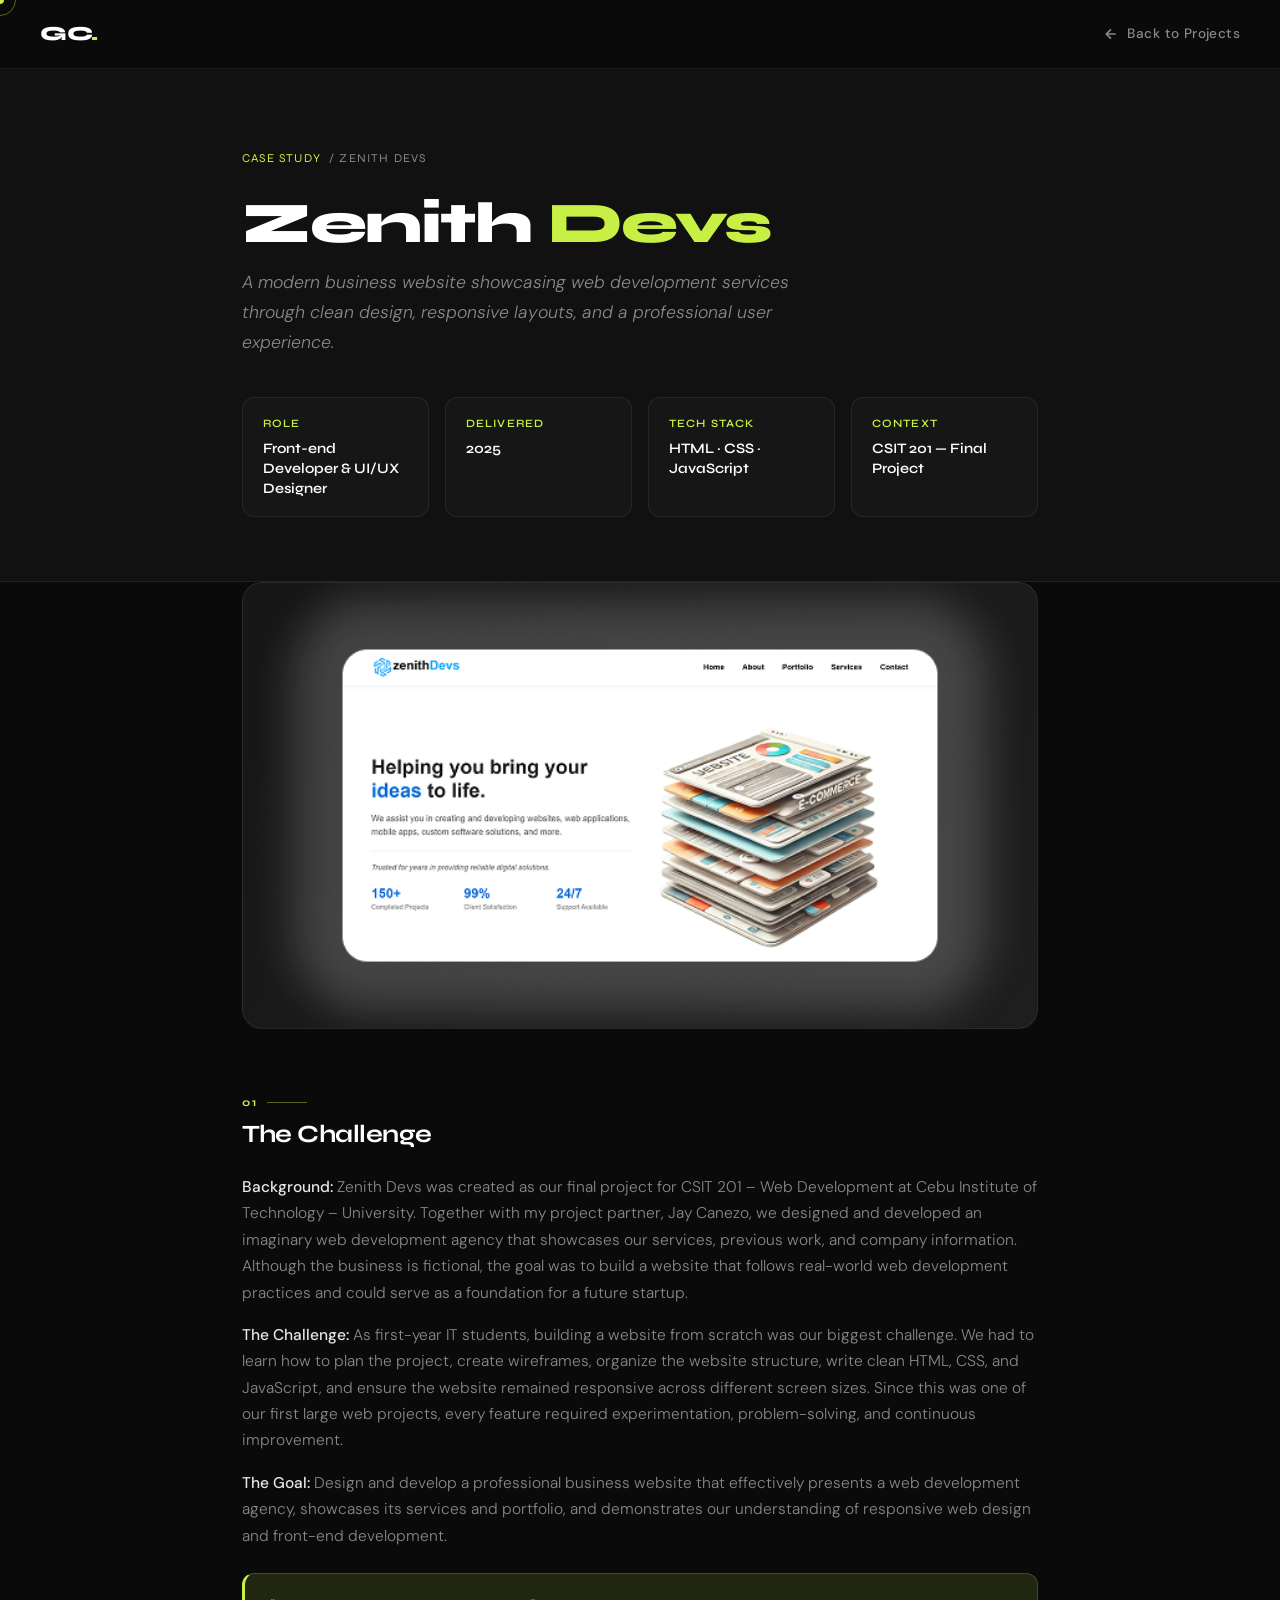
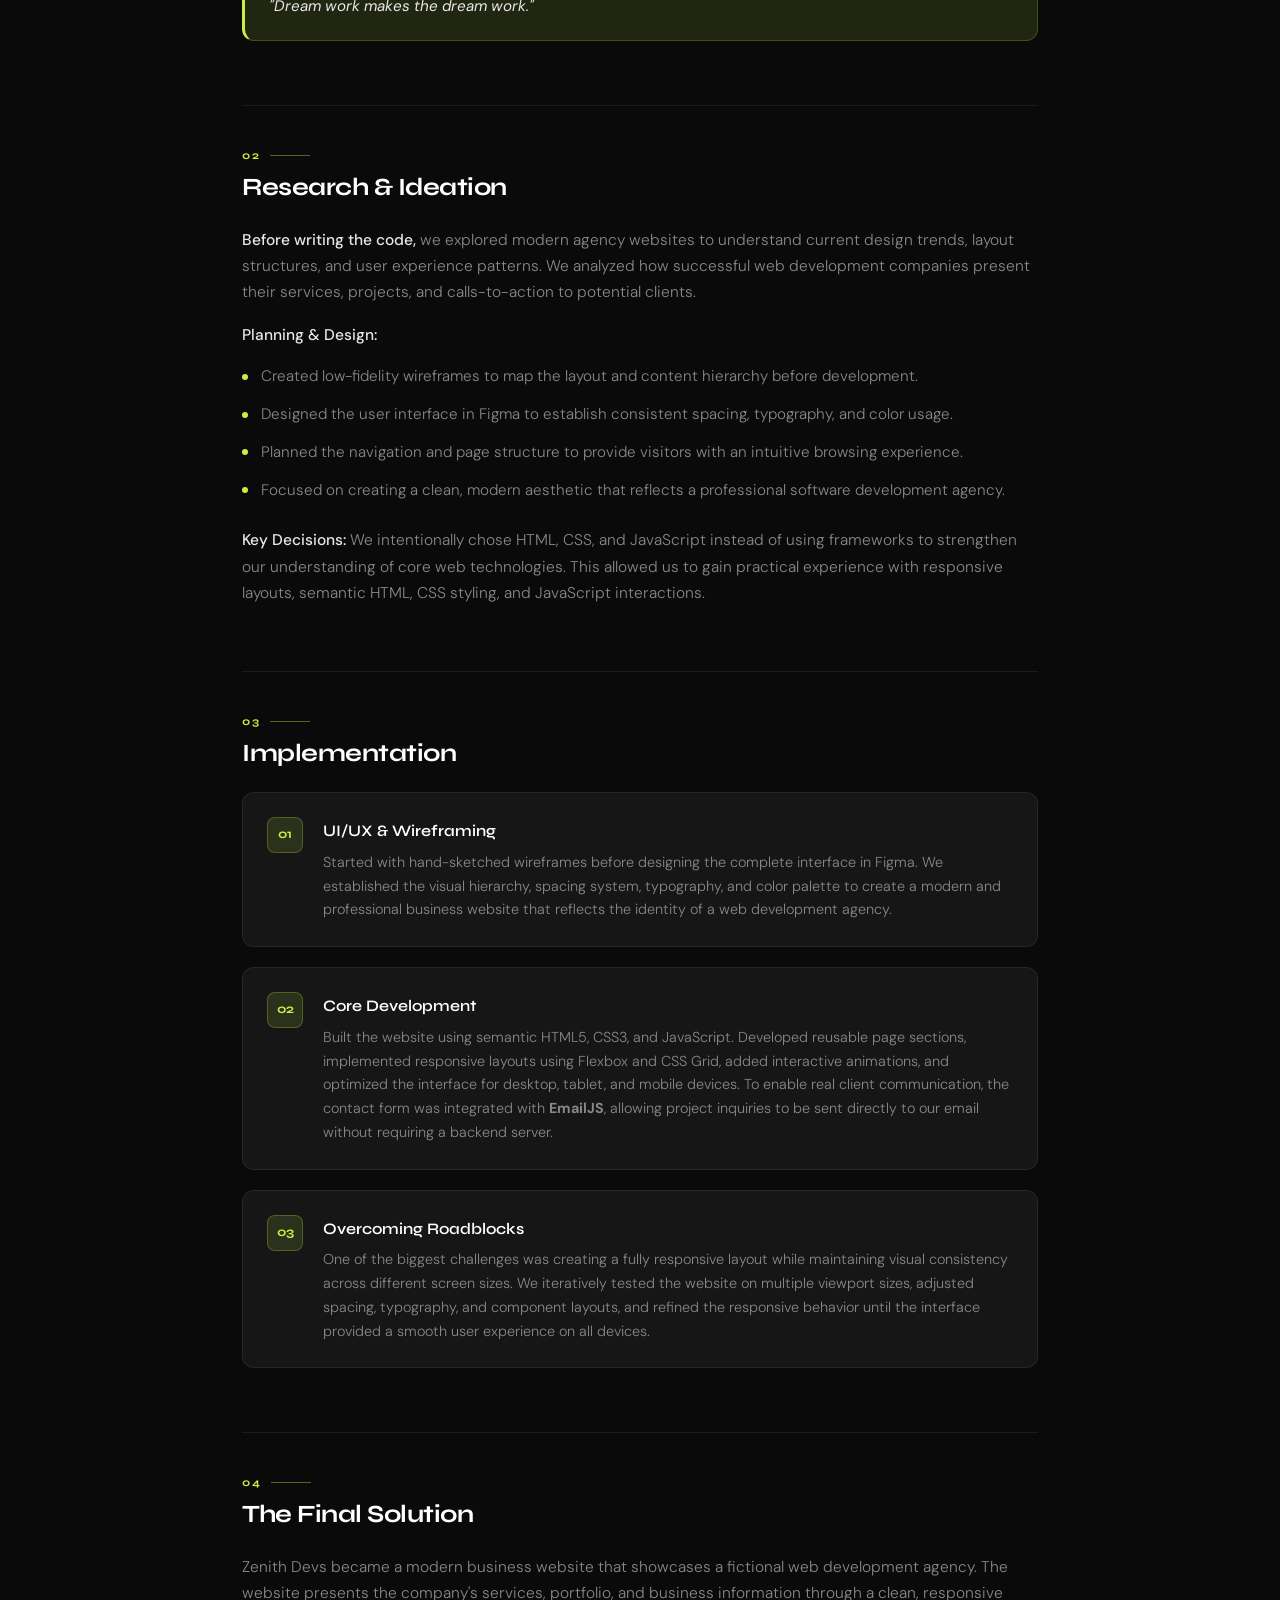
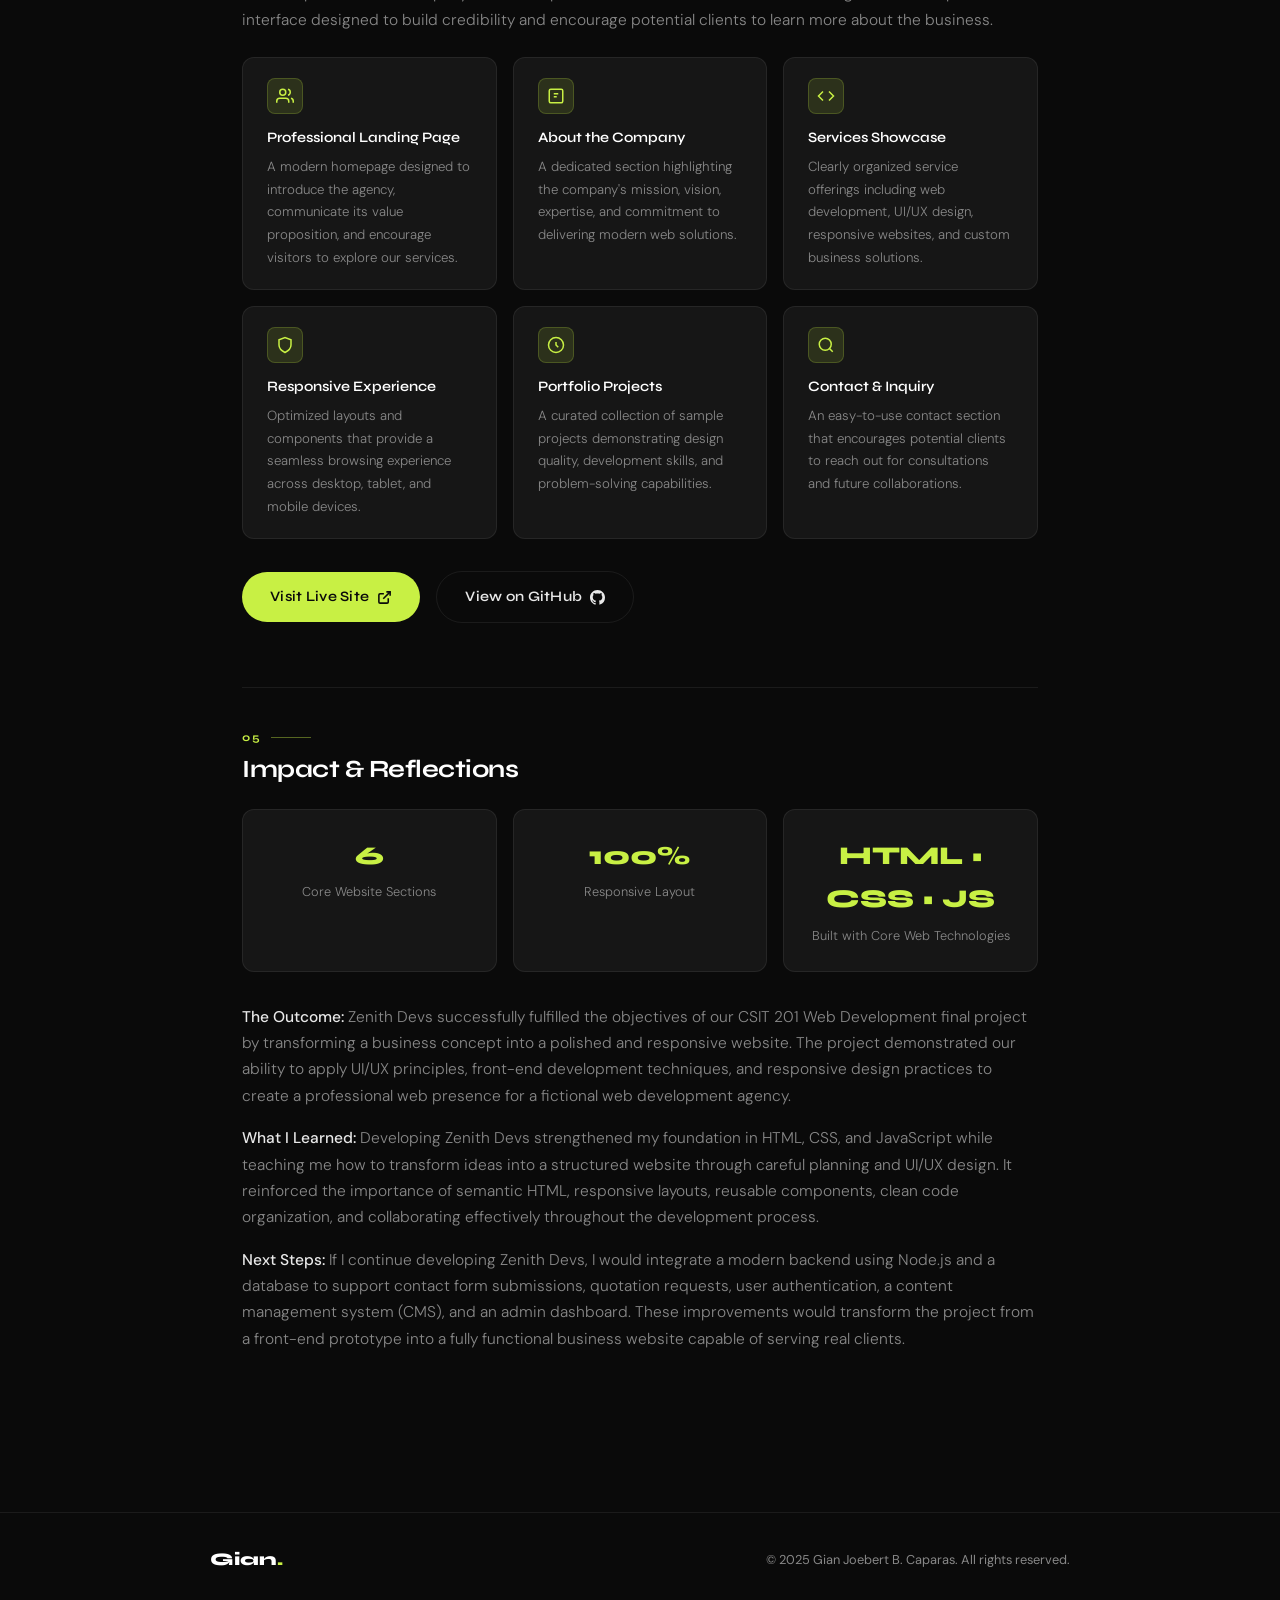
<file: project1.html>
<!DOCTYPE html>
<html lang="en">
  <head>
    <meta charset="UTF-8" />
    <meta name="viewport" content="width=device-width, initial-scale=1.0" />
    <title>Zenith Devs — Case Study | Gian Caparas</title>
    <link rel="icon" href="Logo.png" type="image/png+xml">
    <link rel="preconnect" href="https://fonts.googleapis.com" />
    <link rel="preconnect" href="https://fonts.gstatic.com" crossorigin />
    <link
      href="https://fonts.googleapis.com/css2?family=Syne:wght@400;500;600;700;800&family=DM+Sans:ital,opsz,wght@0,9..40,300;0,9..40,400;0,9..40,500;1,9..40,300&display=swap"
      rel="stylesheet"
    />
    <style>
      /* ─── RESET & BASE ─────────────────────────────────────── */
      *, *::before, *::after { box-sizing: border-box; margin: 0; padding: 0; }

      :root {
        --bg:        #0a0a0a;
        --bg-2:      #111111;
        --bg-3:      #161616;
        --border:    rgba(255,255,255,0.07);
        --text:      #e8e8e8;
        --text-muted:#888;
        --accent:    #c8f044;
        --accent-dim:rgba(200,240,68,0.12);
        --accent-glow:rgba(200,240,68,0.25);
        --white:     #ffffff;
        --font-head: 'Syne', sans-serif;
        --font-body: 'DM Sans', sans-serif;
        --radius:    12px;
        --radius-lg: 20px;
        --max-w:     860px;
        --transition: 0.3s cubic-bezier(0.4,0,0.2,1);
      }

      html { scroll-behavior: smooth; }

      body {
        background: var(--bg);
        color: var(--text);
        font-family: var(--font-body);
        font-size: 16px;
        line-height: 1.7;
        -webkit-font-smoothing: antialiased;
        overflow-x: hidden;
      }

      /* ─── CURSOR ───────────────────────────────────────────── */
      .cursor {
        width: 8px; height: 8px;
        background: var(--accent);
        border-radius: 50%;
        position: fixed; top: 0; left: 0;
        pointer-events: none; z-index: 9999;
        transform: translate(-50%,-50%);
        transition: width .2s, height .2s, background .2s;
      }
      .cursor-follower {
        width: 32px; height: 32px;
        border: 1.5px solid rgba(200,240,68,0.4);
        border-radius: 50%;
        position: fixed; top: 0; left: 0;
        pointer-events: none; z-index: 9998;
        transform: translate(-50%,-50%);
        transition: transform .12s ease, width .25s, height .25s, opacity .25s;
      }
      @media (pointer:coarse){.cursor,.cursor-follower{display:none}}

      /* ─── NAVBAR ───────────────────────────────────────────── */
      .navbar {
        position: fixed; top: 0; left: 0; right: 0; z-index: 900;
        padding: 0 2rem;
        background: rgba(10,10,10,0.85);
        backdrop-filter: blur(16px);
        -webkit-backdrop-filter: blur(16px);
        border-bottom: 1px solid var(--border);
        transition: background var(--transition);
      }
      .nav-inner {
        max-width: 1200px; margin: 0 auto;
        display: flex; align-items: center; justify-content: space-between;
        height: 68px;
      }
      .nav-logo {
        font-family: var(--font-head); font-weight: 800; font-size: 1.25rem;
        color: var(--white); text-decoration: none; letter-spacing: -0.5px;
      }
      .nav-logo .dot { color: var(--accent); }
      .nav-back {
        display: flex; align-items: center; gap: .5rem;
        font-family: var(--font-body); font-size: .85rem; font-weight: 500;
        color: var(--text-muted); text-decoration: none;
        letter-spacing: .03em;
        transition: color var(--transition);
      }
      .nav-back:hover { color: var(--accent); }
      .nav-back svg { transition: transform var(--transition); }
      .nav-back:hover svg { transform: translateX(-3px); }

      /* ─── HERO BANNER ──────────────────────────────────────── */
      .cs-hero {
        padding-top: 68px;
        position: relative; overflow: hidden;
        background: var(--bg-2);
        border-bottom: 1px solid var(--border);
      }
      .cs-hero-inner {
        max-width: var(--max-w); margin: 0 auto;
        padding: 5rem 2rem 4rem;
      }
      .cs-breadcrumb {
        display: flex; align-items: center; gap: .5rem;
        font-size: .75rem; letter-spacing: .1em; text-transform: uppercase;
        color: var(--text-muted); margin-bottom: 1.5rem;
        font-family: var(--font-head);
      }
      .cs-breadcrumb span { color: var(--accent); }
      .cs-title {
        font-family: var(--font-head); font-weight: 800;
        font-size: clamp(2.2rem, 6vw, 3.6rem);
        line-height: 1.1; letter-spacing: -1.5px;
        color: var(--white); margin-bottom: .75rem;
      }
      .cs-title .accent { color: var(--accent); }
      .cs-tagline {
        font-size: 1.1rem; color: var(--text-muted); font-weight: 300;
        max-width: 560px; margin-bottom: 2.5rem; font-style: italic;
      }

      /* ─── META CARDS ───────────────────────────────────────── */
      .cs-meta-grid {
        display: grid;
        grid-template-columns: repeat(auto-fit, minmax(160px, 1fr));
        gap: 1rem; margin-bottom: 0;
      }
      .cs-meta-card {
        background: var(--bg-3); border: 1px solid var(--border);
        border-radius: var(--radius); padding: 1rem 1.25rem;
        transition: border-color var(--transition);
      }
      .cs-meta-card:hover { border-color: rgba(200,240,68,0.2); }
      .cs-meta-label {
        font-size: .7rem; letter-spacing: .1em; text-transform: uppercase;
        color: var(--accent); font-family: var(--font-head); font-weight: 600;
        margin-bottom: .35rem;
      }
      .cs-meta-value {
        font-family: var(--font-head); font-size: .9rem; font-weight: 600;
        color: var(--white); line-height: 1.4;
      }

      /* ─── PROJECT IMAGE ────────────────────────────────────── */
      .cs-cover {
        max-width: var(--max-w); margin: 0 auto;
        padding: 0 2rem 0;
      }
      .cs-cover-img {
        width: 100%; border-radius: var(--radius-lg);
        border: 1px solid var(--border);
        display: block;
        background: var(--bg-3);
        aspect-ratio: 16/9; object-fit: cover;
        /* placeholder gradient when image missing */
        background: linear-gradient(135deg, #161616 0%, #1e1e1e 100%);
      }

      /* ─── MAIN CONTENT ─────────────────────────────────────── */
      .cs-body {
        max-width: var(--max-w); margin: 0 auto;
        padding: 4rem 2rem 6rem;
      }

      /* ─── SECTION BLOCKS ───────────────────────────────────── */
      .cs-section {
        margin-bottom: 4rem;
        opacity: 0; transform: translateY(28px);
        transition: opacity .6s ease, transform .6s ease;
      }
      .cs-section.visible { opacity: 1; transform: none; }

      .cs-section-number {
        font-family: var(--font-head); font-size: .7rem; font-weight: 700;
        letter-spacing: .15em; text-transform: uppercase;
        color: var(--accent); margin-bottom: .5rem;
        display: flex; align-items: center; gap: .6rem;
      }
      .cs-section-number::after {
        content: ''; flex: 1; max-width: 40px;
        height: 1px; background: var(--accent); opacity: .4;
      }

      .cs-section-title {
        font-family: var(--font-head); font-weight: 700;
        font-size: 1.55rem; letter-spacing: -0.5px;
        color: var(--white); margin-bottom: 1.5rem;
        line-height: 1.2;
      }

      .cs-text {
        color: var(--text-muted); font-weight: 300;
        margin-bottom: 1rem; font-size: .97rem;
      }
      .cs-text strong { color: var(--text); font-weight: 500; }

      /* ─── CALLOUT BOX ──────────────────────────────────────── */
      .cs-callout {
        background: var(--accent-dim);
        border: 1px solid rgba(200,240,68,0.2);
        border-left: 3px solid var(--accent);
        border-radius: var(--radius); padding: 1.25rem 1.5rem;
        margin: 1.5rem 0;
        font-size: .95rem; color: var(--text);
        font-style: italic;
      }

      /* ─── BULLET LIST ──────────────────────────────────────── */
      .cs-list {
        list-style: none; padding: 0; margin: 1rem 0 1.5rem;
        display: flex; flex-direction: column; gap: .75rem;
      }
      .cs-list li {
        display: flex; align-items: flex-start; gap: .8rem;
        font-size: .95rem; color: var(--text-muted); font-weight: 300;
      }
      .cs-list li::before {
        content: ''; flex-shrink: 0;
        width: 6px; height: 6px; border-radius: 50%;
        background: var(--accent); margin-top: .6rem;
      }
      .cs-list li strong { color: var(--text); font-weight: 500; }

      /* ─── STEP CARDS ───────────────────────────────────────── */
      .cs-steps { display: flex; flex-direction: column; gap: 1.25rem; }
      .cs-step {
        background: var(--bg-3); border: 1px solid var(--border);
        border-radius: var(--radius); padding: 1.5rem;
        display: flex; gap: 1.25rem;
        transition: border-color var(--transition), transform var(--transition);
      }
      .cs-step:hover { border-color: rgba(200,240,68,0.2); transform: translateX(4px); }
      .cs-step-num {
        flex-shrink: 0; width: 36px; height: 36px;
        background: var(--accent-dim); border: 1px solid rgba(200,240,68,0.25);
        border-radius: 8px; display: flex; align-items: center; justify-content: center;
        font-family: var(--font-head); font-size: .8rem; font-weight: 700; color: var(--accent);
      }
      .cs-step-content {}
      .cs-step-heading {
        font-family: var(--font-head); font-weight: 600; font-size: 1rem;
        color: var(--white); margin-bottom: .4rem;
      }
      .cs-step-text { font-size: .9rem; color: var(--text-muted); font-weight: 300; line-height: 1.65; }

      /* ─── FEATURE GRID ─────────────────────────────────────── */
      .cs-features {
        display: grid; grid-template-columns: repeat(auto-fit, minmax(220px, 1fr));
        gap: 1rem; margin-top: 1.5rem;
      }
      .cs-feature {
        background: var(--bg-3); border: 1px solid var(--border);
        border-radius: var(--radius); padding: 1.25rem 1.5rem;
        transition: border-color var(--transition);
      }
      .cs-feature:hover { border-color: rgba(200,240,68,0.2); }
      .cs-feature-icon {
        width: 36px; height: 36px; border-radius: 8px;
        background: var(--accent-dim); border: 1px solid rgba(200,240,68,.2);
        display: flex; align-items: center; justify-content: center;
        margin-bottom: .75rem; color: var(--accent);
      }
      .cs-feature-name {
        font-family: var(--font-head); font-weight: 600; font-size: .9rem;
        color: var(--white); margin-bottom: .35rem;
      }
      .cs-feature-desc { font-size: .83rem; color: var(--text-muted); font-weight: 300; }

      /* ─── OUTCOME GRID ─────────────────────────────────────── */
      .cs-outcome-grid {
        display: grid; grid-template-columns: repeat(auto-fit, minmax(200px, 1fr));
        gap: 1rem; margin-bottom: 2rem;
      }
      .cs-outcome-card {
        background: var(--bg-3); border: 1px solid var(--border);
        border-radius: var(--radius); padding: 1.5rem;
        text-align: center;
        transition: border-color var(--transition);
      }
      .cs-outcome-card:hover { border-color: rgba(200,240,68,0.25); }
      .cs-outcome-value {
        font-family: var(--font-head); font-size: 1.6rem; font-weight: 800;
        color: var(--accent); margin-bottom: .25rem;
      }
      .cs-outcome-label { font-size: .8rem; color: var(--text-muted); font-weight: 300; }

      /* ─── DIVIDER ──────────────────────────────────────────── */
      .cs-divider {
        height: 1px; background: var(--border);
        margin: 2.5rem 0;
      }

      /* ─── CTA BUTTON ───────────────────────────────────────── */
      .cs-cta-wrap {
        display: flex; align-items: center; gap: 1rem;
        flex-wrap: wrap; margin-top: 2rem;
      }
      .btn {
        display: inline-flex; align-items: center; gap: .5rem;
        font-family: var(--font-head); font-size: .9rem; font-weight: 600;
        border-radius: 50px; padding: .8rem 1.75rem;
        text-decoration: none; cursor: pointer; border: none;
        letter-spacing: .02em; transition: var(--transition);
      }
      .btn-primary {
        background: var(--accent); color: #0a0a0a;
      }
      .btn-primary:hover {
        background: #d4f55a; transform: translateY(-2px);
        box-shadow: 0 12px 32px rgba(200,240,68,.3);
      }
      .btn-secondary {
        background: transparent; color: var(--text);
        border: 1px solid var(--border);
      }
      .btn-secondary:hover {
        border-color: rgba(200,240,68,.3); color: var(--accent);
        transform: translateY(-2px);
      }

      /* ─── FOOTER ───────────────────────────────────────────── */
      .cs-footer {
        border-top: 1px solid var(--border);
        padding: 2rem;
        text-align: center;
      }
      .cs-footer-inner {
        max-width: var(--max-w); margin: 0 auto;
        display: flex; align-items: center; justify-content: space-between;
        flex-wrap: wrap; gap: 1rem;
      }
      .footer-name { font-family: var(--font-head); font-weight: 800; font-size: 1.1rem; color: var(--white); }
      .footer-name .accent { color: var(--accent); }
      .footer-copy { font-size: .8rem; color: var(--text-muted); }

      /* ─── SCROLLBAR ────────────────────────────────────────── */
      ::-webkit-scrollbar { width: 4px; }
      ::-webkit-scrollbar-track { background: var(--bg); }
      ::-webkit-scrollbar-thumb { background: var(--border); border-radius: 4px; }
      ::-webkit-scrollbar-thumb:hover { background: rgba(200,240,68,.3); }

      /* ─── RESPONSIVE ───────────────────────────────────────── */
      @media (max-width: 640px) {
        .cs-hero-inner { padding: 3.5rem 1.25rem 2.5rem; }
        .cs-cover { padding: 0 1.25rem; }
        .cs-body { padding: 3rem 1.25rem 5rem; }
        .cs-meta-grid { grid-template-columns: 1fr 1fr; }
        .cs-features { grid-template-columns: 1fr; }
        .cs-footer-inner { justify-content: center; text-align: center; }
      }
    </style>
  </head>
  <body>

    <!-- CURSOR -->
    <div class="cursor" id="cursor"></div>
    <div class="cursor-follower" id="cursorFollower"></div>

    <!-- NAVBAR -->
    <nav class="navbar">
      <div class="nav-inner">
        <a href="index.html" class="nav-logo">GC<span class="dot">.</span></a>
        <a href="index.html#projects" class="nav-back">
          <svg width="16" height="16" viewBox="0 0 24 24" fill="none" stroke="currentColor" stroke-width="2.5"><path d="M19 12H5M12 5l-7 7 7 7"/></svg>
          Back to Projects
        </a>
      </div>
    </nav>

    <!-- HERO BANNER -->
    <section class="cs-hero">
      <div class="cs-hero-inner">
        <div class="cs-breadcrumb">
          <span>Case Study</span> / Zenith Devs
        </div>
        <h1 class="cs-title">Zenith <span class="accent">Devs</span></h1>
        <p class="cs-tagline">A modern business website showcasing web development services through clean design, responsive layouts, and a professional user experience.</p>

        <div class="cs-meta-grid">
          <div class="cs-meta-card">
            <div class="cs-meta-label">Role</div>
            <div class="cs-meta-value">Front-end Developer & UI/UX Designer</div>
          </div>
          <div class="cs-meta-card">
            <div class="cs-meta-label">Delivered</div>
            <div class="cs-meta-value">2025</div>
          </div>
          <div class="cs-meta-card">
            <div class="cs-meta-label">Tech Stack</div>
            <div class="cs-meta-value">HTML · CSS · JavaScript</div>
          </div>
          <div class="cs-meta-card">
            <div class="cs-meta-label">Context</div>
            <div class="cs-meta-value">CSIT 201 — Final Project</div>
          </div>
        </div>
      </div>
    </section>

    <!-- COVER IMAGE -->
    <div class="cs-cover">
      <img
        src="assets/images/projects/ZenithDevs.png"
        alt="Zenith Devs Project Screenshot"
        class="cs-cover-img"
        onerror="this.style.minHeight='300px'"
      />
    </div>

    <!-- BODY CONTENT -->
    <main class="cs-body">

      <!-- 1. THE CHALLENGE -->
      <div class="cs-section">
        <div class="cs-section-number">01</div>
        <h2 class="cs-section-title">The Challenge</h2>

        <p class="cs-text">
          <strong>Background:</strong> Zenith Devs was created as our final project for CSIT 201 – Web Development at Cebu Institute of Technology – University. Together with my project partner, Jay Canezo, we designed and developed an imaginary web development agency that showcases our services, previous work, and company information. Although the business is fictional, the goal was to build a website that follows real-world web development practices and could serve as a foundation for a future startup.
        </p>
        <p class="cs-text">
          <strong>The Challenge:</strong> As first-year IT students, building a website from scratch was our biggest challenge. We had to learn how to plan the project, create wireframes, organize the website structure, write clean HTML, CSS, and JavaScript, and ensure the website remained responsive across different screen sizes. Since this was one of our first large web projects, every feature required experimentation, problem-solving, and continuous improvement.
        </p>
        <p class="cs-text">
          <strong>The Goal:</strong> Design and develop a professional business website that effectively presents a web development agency, showcases its services and portfolio, and demonstrates our understanding of responsive web design and front-end development.
        </p>

        <div class="cs-callout">
          "Dream work makes the dream work."
        </div>
      </div>

      <div class="cs-divider"></div>

      <!-- 2. RESEARCH & IDEATION -->
      <div class="cs-section">
        <div class="cs-section-number">02</div>
        <h2 class="cs-section-title">Research & Ideation</h2>

        <p class="cs-text">
          <strong>Before writing the code,</strong> we explored modern agency websites to understand current design trends, layout structures, and user experience patterns. We analyzed how successful web development companies present their services, projects, and calls-to-action to potential clients.
        </p>

        <p class="cs-text"><strong>Planning & Design:</strong></p>
        <ul class="cs-list">
          <li>Created low-fidelity wireframes to map the layout and content hierarchy before development.</li>
          <li>Designed the user interface in Figma to establish consistent spacing, typography, and color usage.</li>
          <li>Planned the navigation and page structure to provide visitors with an intuitive browsing experience.</li>
          <li>Focused on creating a clean, modern aesthetic that reflects a professional software development agency.</li>
        </ul>

        <p class="cs-text">
          <strong>Key Decisions:</strong> We intentionally chose HTML, CSS, and JavaScript instead of using frameworks to strengthen our understanding of core web technologies. This allowed us to gain practical experience with responsive layouts, semantic HTML, CSS styling, and JavaScript interactions.
        </p>
      </div>

      <div class="cs-divider"></div>

      <!-- 3. IMPLEMENTATION -->
      <div class="cs-section">
        <div class="cs-section-number">03</div>
        <h2 class="cs-section-title">Implementation</h2>

        <div class="cs-steps">
          <div class="cs-step">
            <div class="cs-step-num">01</div>
            <div class="cs-step-content">
              <div class="cs-step-heading">UI/UX & Wireframing</div>
              <div class="cs-step-text">Started with hand-sketched wireframes before designing the complete interface in Figma. We established the visual hierarchy, spacing system, typography, and color palette to create a modern and professional business website that reflects the identity of a web development agency.</div>
            </div>
          </div>
          <div class="cs-step">
            <div class="cs-step-num">02</div>
            <div class="cs-step-content">
              <div class="cs-step-heading">Core Development</div>
              <div class="cs-step-text">Built the website using semantic HTML5, CSS3, and JavaScript. Developed reusable page sections, implemented responsive layouts using Flexbox and CSS Grid, added interactive animations, and optimized the interface for desktop, tablet, and mobile devices. To enable real client communication, the contact form was integrated with <strong>EmailJS</strong>, allowing project inquiries to be sent directly to our email without requiring a backend server.
            </div>
            </div>
          </div>
          <div class="cs-step">
            <div class="cs-step-num">03</div>
            <div class="cs-step-content">
              <div class="cs-step-heading">Overcoming Roadblocks</div>
              <div class="cs-step-text">One of the biggest challenges was creating a fully responsive layout while maintaining visual consistency across different screen sizes. We iteratively tested the website on multiple viewport sizes, adjusted spacing, typography, and component layouts, and refined the responsive behavior until the interface provided a smooth user experience on all devices.</div>
            </div>
          </div>
        </div>
      </div>

      <div class="cs-divider"></div>

      <!-- 4. FINAL SOLUTION -->
      <div class="cs-section">
        <div class="cs-section-number">04</div>
        <h2 class="cs-section-title">The Final Solution</h2>

        <p class="cs-text">Zenith Devs became a modern business website that showcases a fictional web development agency. The website presents the company's services, portfolio, and business information through a clean, responsive interface designed to build credibility and encourage potential clients to learn more about the business.</p>

        <div class="cs-features">
          <div class="cs-feature">
            <div class="cs-feature-icon">
              <svg width="18" height="18" viewBox="0 0 24 24" fill="none" stroke="currentColor" stroke-width="2"><path d="M17 21v-2a4 4 0 0 0-4-4H5a4 4 0 0 0-4 4v2"/><circle cx="9" cy="7" r="4"/><path d="M23 21v-2a4 4 0 0 0-3-3.87M16 3.13a4 4 0 0 1 0 7.75"/></svg>
            </div>
            <div class="cs-feature-name">Professional Landing Page</div>
            <div class="cs-feature-desc">A modern homepage designed to introduce the agency, communicate its value proposition, and encourage visitors to explore our services.</div>
          </div>
          <div class="cs-feature">
            <div class="cs-feature-icon">
              <svg width="18" height="18" viewBox="0 0 24 24" fill="none" stroke="currentColor" stroke-width="2"><rect x="3" y="3" width="18" height="18" rx="2"/><path d="M9 9h6M9 13h4"/></svg>
            </div>
            <div class="cs-feature-name">About the Company</div>
            <div class="cs-feature-desc">A dedicated section highlighting the company's mission, vision, expertise, and commitment to delivering modern web solutions.</div>
          </div>
          <div class="cs-feature">
            <div class="cs-feature-icon">
              <svg width="18" height="18" viewBox="0 0 24 24" fill="none" stroke="currentColor" stroke-width="2"><polyline points="16 18 22 12 16 6"/><polyline points="8 6 2 12 8 18"/></svg>
            </div>
            <div class="cs-feature-name">Services Showcase</div>
            <div class="cs-feature-desc">Clearly organized service offerings including web development, UI/UX design, responsive websites, and custom business solutions.</div>
          </div>
          <div class="cs-feature">
            <div class="cs-feature-icon">
              <svg width="18" height="18" viewBox="0 0 24 24" fill="none" stroke="currentColor" stroke-width="2"><path d="M12 22s8-4 8-10V5l-8-3-8 3v7c0 6 8 10 8 10z"/></svg>
            </div>
            <div class="cs-feature-name">Responsive Experience</div>
            <div class="cs-feature-desc">Optimized layouts and components that provide a seamless browsing experience across desktop, tablet, and mobile devices.</div>
          </div>
          <div class="cs-feature">
            <div class="cs-feature-icon">
              <svg width="18" height="18" viewBox="0 0 24 24" fill="none" stroke="currentColor" stroke-width="2"><circle cx="12" cy="12" r="10"/><path d="M12 8v4l3 3"/></svg>
            </div>
            <div class="cs-feature-name">Portfolio Projects</div>
            <div class="cs-feature-desc">A curated collection of sample projects demonstrating design quality, development skills, and problem-solving capabilities.</div>
          </div>
          <div class="cs-feature">
            <div class="cs-feature-icon">
              <svg width="18" height="18" viewBox="0 0 24 24" fill="none" stroke="currentColor" stroke-width="2"><circle cx="11" cy="11" r="8"/><path d="m21 21-4.35-4.35"/></svg>
            </div>
            <div class="cs-feature-name">Contact & Inquiry</div>
            <div class="cs-feature-desc">An easy-to-use contact section that encourages potential clients to reach out for consultations and future collaborations.</div>
          </div>
        </div>

        <div class="cs-cta-wrap">
          <a href="https://zenith-devs.vercel.app/" class="btn btn-primary" target="_blank" rel="noopener noreferrer">
            Visit Live Site
            <svg width="15" height="15" viewBox="0 0 24 24" fill="none" stroke="currentColor" stroke-width="2.5"><path d="M18 13v6a2 2 0 0 1-2 2H5a2 2 0 0 1-2-2V8a2 2 0 0 1 2-2h6"/><polyline points="15 3 21 3 21 9"/><line x1="10" y1="14" x2="21" y2="3"/></svg>
          </a>
          <a href="https://github.com/Gian-Caparas/Zenith-Devs" class="btn btn-secondary" target="_blank" rel="noopener noreferrer">
            View on GitHub
            <svg width="15" height="15" viewBox="0 0 24 24" fill="currentColor"><path d="M12 0C5.37 0 0 5.37 0 12c0 5.31 3.435 9.795 8.205 11.385.6.105.825-.255.825-.57 0-.285-.015-1.23-.015-2.235-3.015.555-3.795-.735-4.035-1.41-.135-.345-.72-1.41-1.23-1.695-.42-.225-1.02-.78-.015-.795.945-.015 1.62.87 1.845 1.23 1.08 1.815 2.805 1.305 3.495.99.105-.78.42-1.305.765-1.605-2.67-.3-5.46-1.335-5.46-5.925 0-1.305.465-2.385 1.23-3.225-.12-.3-.54-1.53.12-3.18 0 0 1.005-.315 3.3 1.23.96-.27 1.98-.405 3-.405s2.04.135 3 .405c2.295-1.56 3.3-1.23 3.3-1.23.66 1.65.24 2.88.12 3.18.765.84 1.23 1.905 1.23 3.225 0 4.605-2.805 5.625-5.475 5.925.435.375.81 1.095.81 2.22 0 1.605-.015 2.895-.015 3.3 0 .315.225.69.825.57A12.02 12.02 0 0 0 24 12c0-6.63-5.37-12-12-12z"/></svg>
          </a>
        </div>
      </div>

      <div class="cs-divider"></div>

      <!-- 5. IMPACT & REFLECTIONS -->
      <div class="cs-section">
        <div class="cs-section-number">05</div>
        <h2 class="cs-section-title">Impact & Reflections</h2>

        <div class="cs-outcome-grid">
          <div class="cs-outcome-card">
            <div class="cs-outcome-value">6</div>
            <div class="cs-outcome-label">Core Website Sections</div>
          </div>
          <div class="cs-outcome-card">
            <div class="cs-outcome-value">100%</div>
            <div class="cs-outcome-label">Responsive Layout</div>
          </div>
          <div class="cs-outcome-card">
            <div class="cs-outcome-value">HTML • CSS • JS</div>
            <div class="cs-outcome-label">Built with Core Web Technologies</div>
          </div>
        </div>

        <p class="cs-text">
          <strong>The Outcome:</strong> Zenith Devs successfully fulfilled the objectives of our CSIT 201 Web Development final project by transforming a business concept into a polished and responsive website. The project demonstrated our ability to apply UI/UX principles, front-end development techniques, and responsive design practices to create a professional web presence for a fictional web development agency.
        </p>

        <p class="cs-text">
          <strong>What I Learned:</strong> Developing Zenith Devs strengthened my foundation in HTML, CSS, and JavaScript while teaching me how to transform ideas into a structured website through careful planning and UI/UX design. It reinforced the importance of semantic HTML, responsive layouts, reusable components, clean code organization, and collaborating effectively throughout the development process.
        </p>

        <p class="cs-text">
          <strong>Next Steps:</strong> If I continue developing Zenith Devs, I would integrate a modern backend using Node.js and a database to support contact form submissions, quotation requests, user authentication, a content management system (CMS), and an admin dashboard. These improvements would transform the project from a front-end prototype into a fully functional business website capable of serving real clients.
        </p>
      </div>

    </main>

    <!-- FOOTER -->
    <footer class="cs-footer">
      <div class="cs-footer-inner">
        <p class="footer-name">Gian<span class="accent">.</span></p>
        <p class="footer-copy">© 2025 Gian Joebert B. Caparas. All rights reserved.</p>
      </div>
    </footer>

    <script>
      // ─── CURSOR ────────────────────────────────────────────
      const cursor = document.getElementById('cursor');
      const follower = document.getElementById('cursorFollower');
      let mx = 0, my = 0, fx = 0, fy = 0;

      document.addEventListener('mousemove', e => {
        mx = e.clientX; my = e.clientY;
        cursor.style.left = mx + 'px';
        cursor.style.top  = my + 'px';
      });

      (function animFollower() {
        fx += (mx - fx) * 0.12;
        fy += (my - fy) * 0.12;
        follower.style.left = fx + 'px';
        follower.style.top  = fy + 'px';
        requestAnimationFrame(animFollower);
      })();

      document.querySelectorAll('a,button').forEach(el => {
        el.addEventListener('mouseenter', () => {
          cursor.style.width = '14px'; cursor.style.height = '14px';
          follower.style.width = '48px'; follower.style.height = '48px';
        });
        el.addEventListener('mouseleave', () => {
          cursor.style.width = '8px'; cursor.style.height = '8px';
          follower.style.width = '32px'; follower.style.height = '32px';
        });
      });

      // ─── SCROLL REVEAL ──────────────────────────────────────
      const observer = new IntersectionObserver(entries => {
        entries.forEach(e => { if (e.isIntersecting) { e.target.classList.add('visible'); } });
      }, { threshold: 0.1 });

      document.querySelectorAll('.cs-section').forEach(el => observer.observe(el));
    </script>
  </body>
</html>
</file>
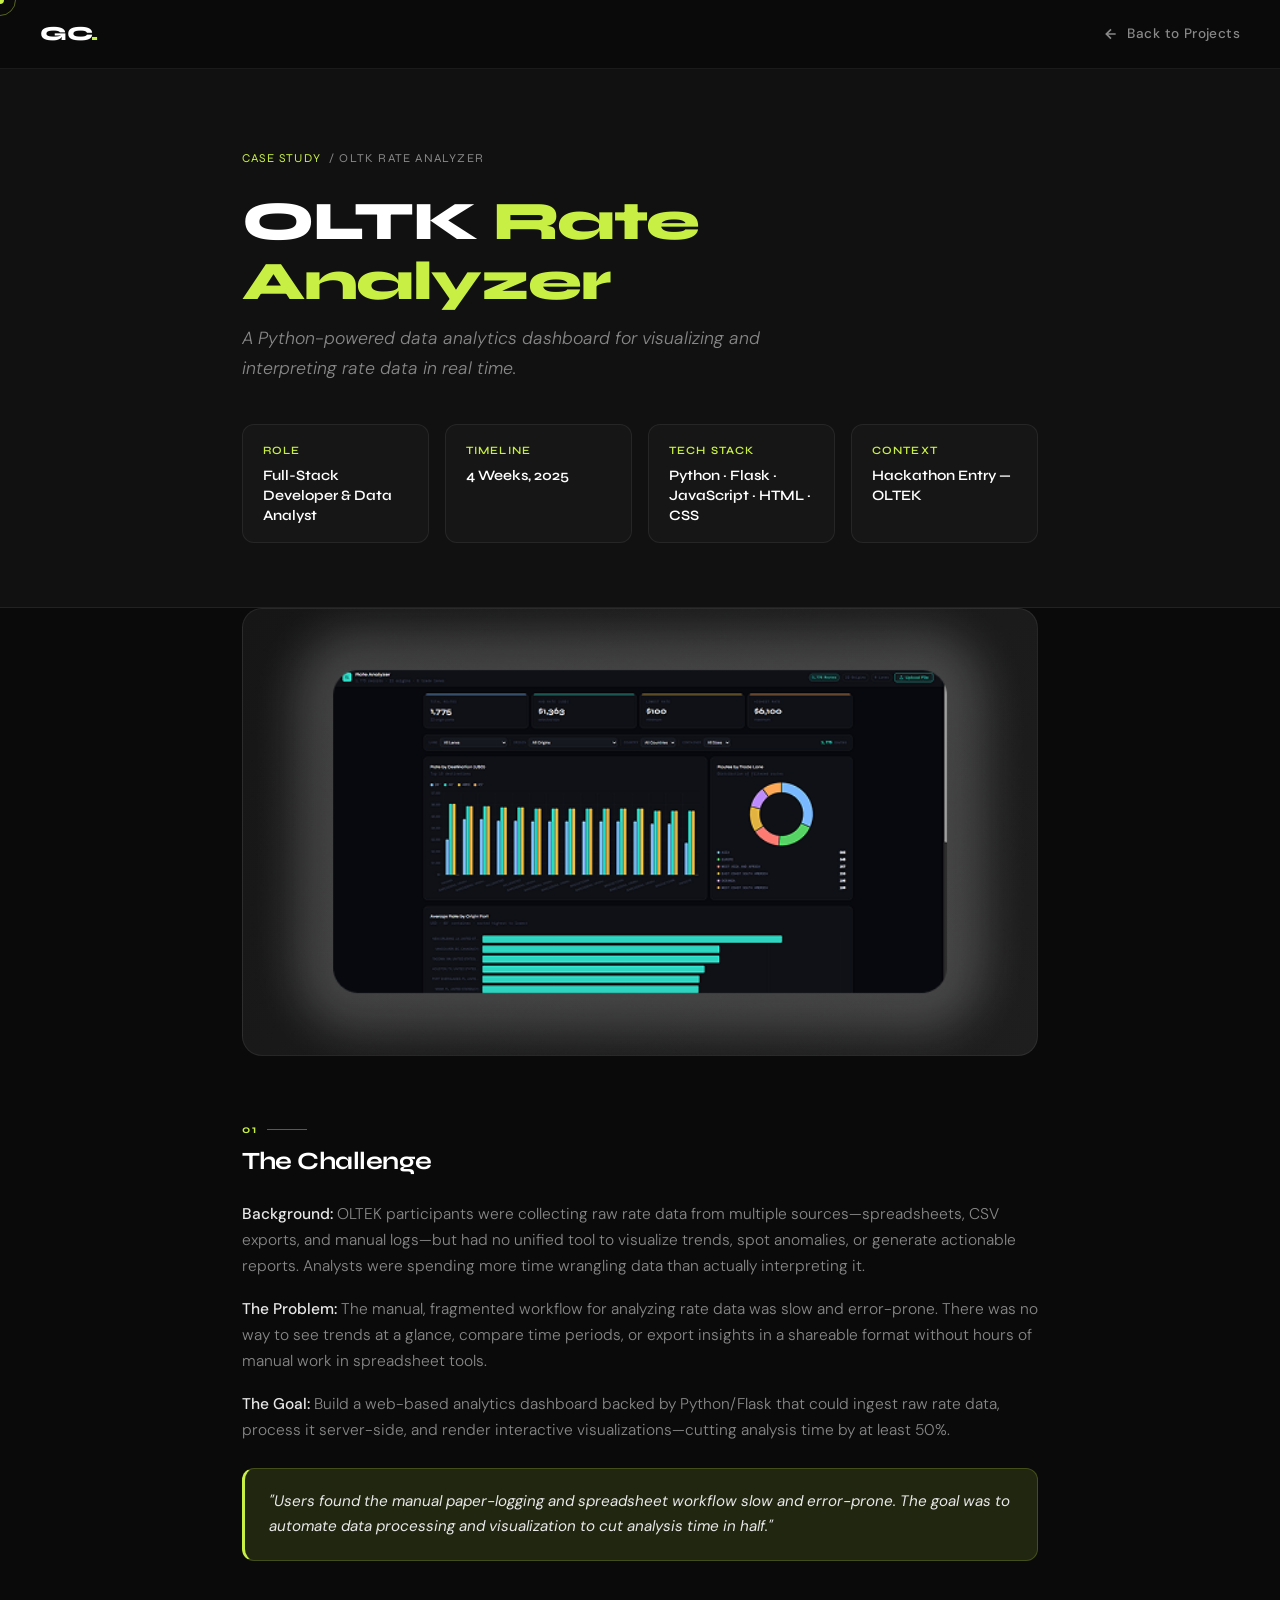
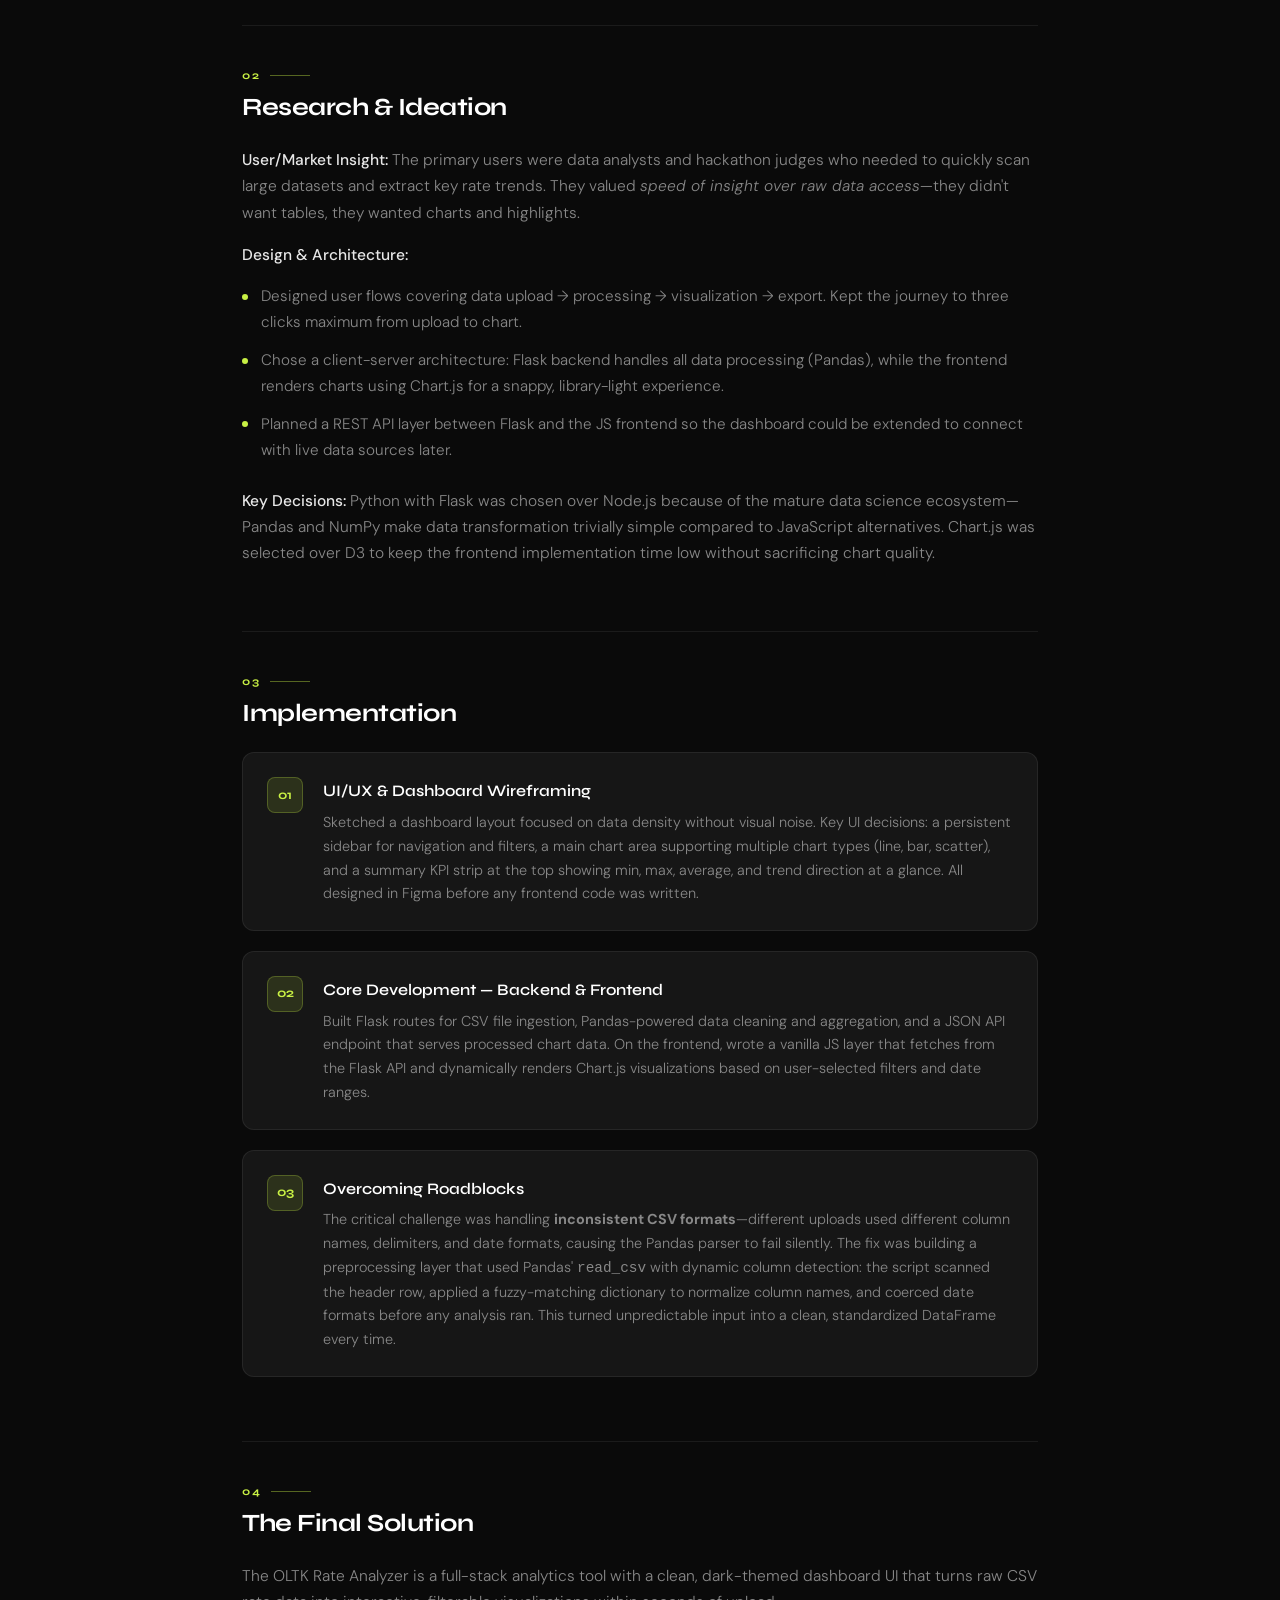
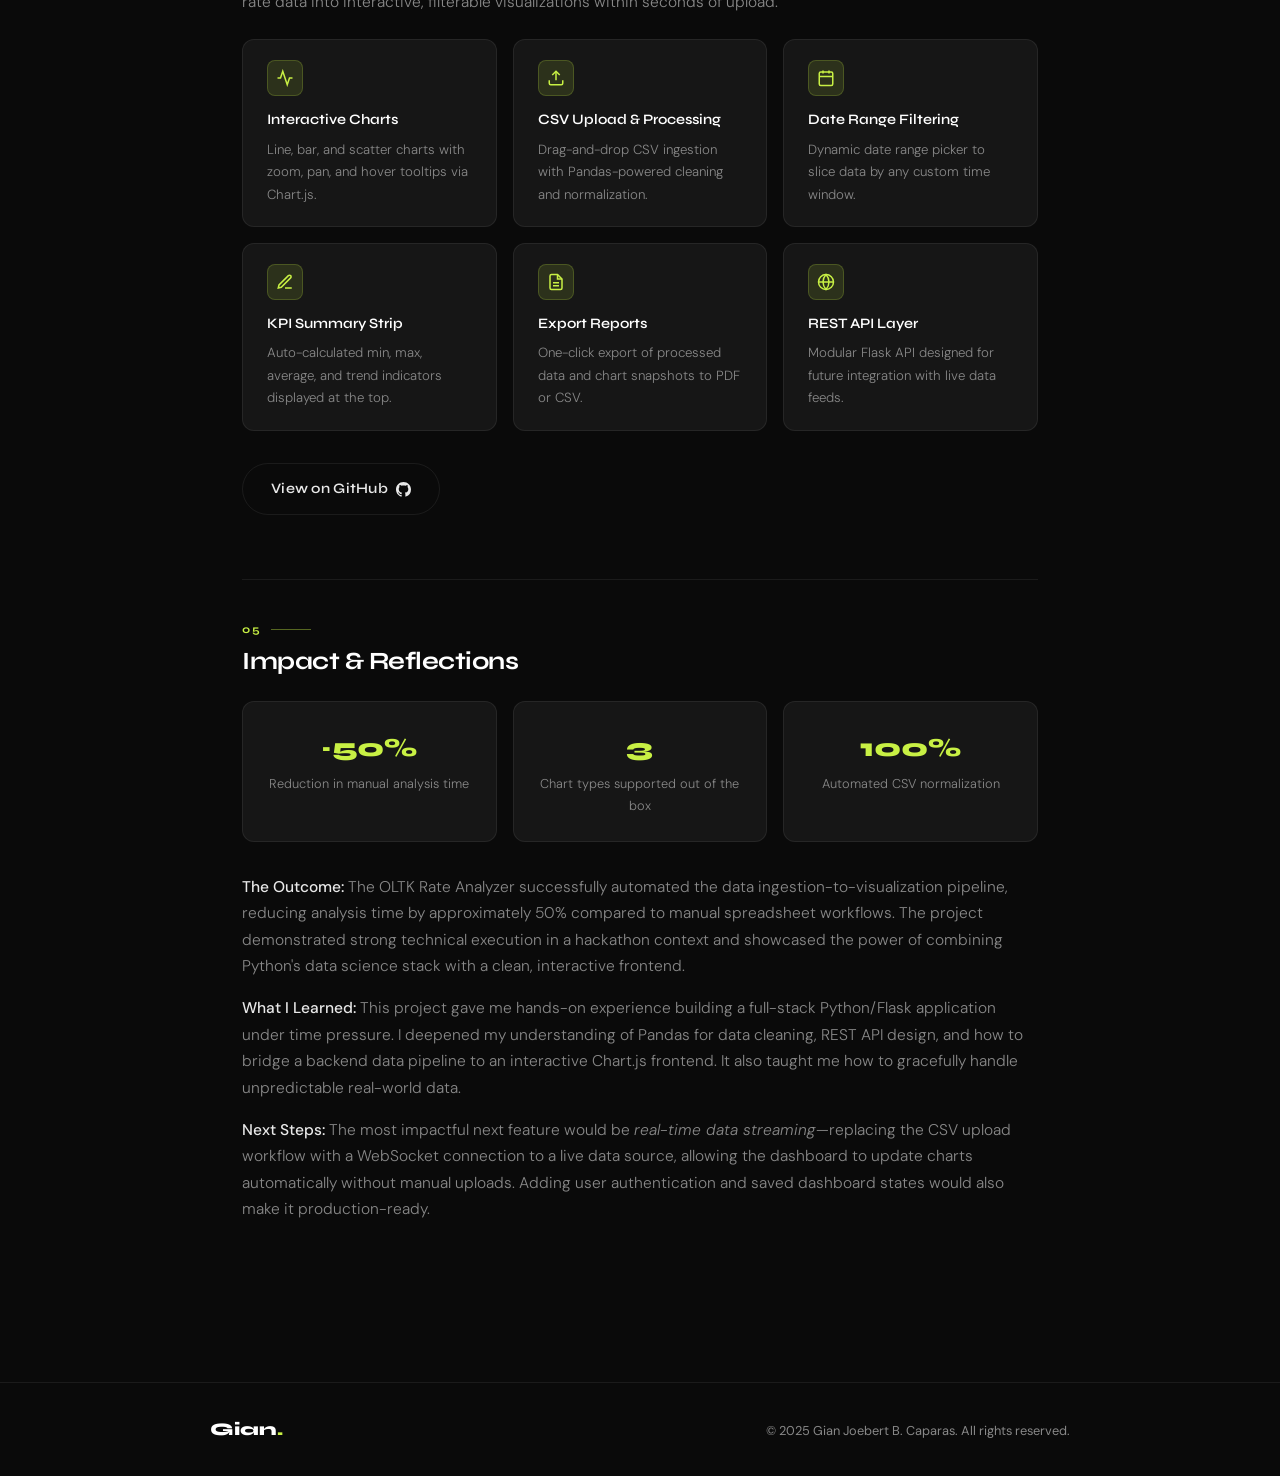
<file: project2.html>
<!DOCTYPE html>
<html lang="en">
  <head>
    <meta charset="UTF-8" />
    <meta name="viewport" content="width=device-width, initial-scale=1.0" />
    <title>OLTK Rate Analyzer — Case Study | Gian Caparas</title>
    <link rel="icon" href="Logo.png" type="image/png+xml">
    <link rel="preconnect" href="https://fonts.googleapis.com" />
    <link rel="preconnect" href="https://fonts.gstatic.com" crossorigin />
    <link
      href="https://fonts.googleapis.com/css2?family=Syne:wght@400;500;600;700;800&family=DM+Sans:ital,opsz,wght@0,9..40,300;0,9..40,400;0,9..40,500;1,9..40,300&display=swap"
      rel="stylesheet"
    />
    <style>
      /* ─── RESET & BASE ─────────────────────────────────────── */
      *, *::before, *::after { box-sizing: border-box; margin: 0; padding: 0; }

      :root {
        --bg:        #0a0a0a;
        --bg-2:      #111111;
        --bg-3:      #161616;
        --border:    rgba(255,255,255,0.07);
        --text:      #e8e8e8;
        --text-muted:#888;
        --accent:    #c8f044;
        --accent-dim:rgba(200,240,68,0.12);
        --accent-glow:rgba(200,240,68,0.25);
        --white:     #ffffff;
        --font-head: 'Syne', sans-serif;
        --font-body: 'DM Sans', sans-serif;
        --radius:    12px;
        --radius-lg: 20px;
        --max-w:     860px;
        --transition: 0.3s cubic-bezier(0.4,0,0.2,1);
      }

      html { scroll-behavior: smooth; }

      body {
        background: var(--bg);
        color: var(--text);
        font-family: var(--font-body);
        font-size: 16px;
        line-height: 1.7;
        -webkit-font-smoothing: antialiased;
        overflow-x: hidden;
      }

      /* ─── CURSOR ───────────────────────────────────────────── */
      .cursor {
        width: 8px; height: 8px;
        background: var(--accent);
        border-radius: 50%;
        position: fixed; top: 0; left: 0;
        pointer-events: none; z-index: 9999;
        transform: translate(-50%,-50%);
        transition: width .2s, height .2s, background .2s;
      }
      .cursor-follower {
        width: 32px; height: 32px;
        border: 1.5px solid rgba(200,240,68,0.4);
        border-radius: 50%;
        position: fixed; top: 0; left: 0;
        pointer-events: none; z-index: 9998;
        transform: translate(-50%,-50%);
        transition: transform .12s ease, width .25s, height .25s, opacity .25s;
      }
      @media (pointer:coarse){.cursor,.cursor-follower{display:none}}

      /* ─── NAVBAR ───────────────────────────────────────────── */
      .navbar {
        position: fixed; top: 0; left: 0; right: 0; z-index: 900;
        padding: 0 2rem;
        background: rgba(10,10,10,0.85);
        backdrop-filter: blur(16px);
        -webkit-backdrop-filter: blur(16px);
        border-bottom: 1px solid var(--border);
        transition: background var(--transition);
      }
      .nav-inner {
        max-width: 1200px; margin: 0 auto;
        display: flex; align-items: center; justify-content: space-between;
        height: 68px;
      }
      .nav-logo {
        font-family: var(--font-head); font-weight: 800; font-size: 1.25rem;
        color: var(--white); text-decoration: none; letter-spacing: -0.5px;
      }
      .nav-logo .dot { color: var(--accent); }
      .nav-back {
        display: flex; align-items: center; gap: .5rem;
        font-family: var(--font-body); font-size: .85rem; font-weight: 500;
        color: var(--text-muted); text-decoration: none;
        letter-spacing: .03em;
        transition: color var(--transition);
      }
      .nav-back:hover { color: var(--accent); }
      .nav-back:hover svg { transform: translateX(-3px); }
      .nav-back svg { transition: transform var(--transition); }

      /* ─── HERO BANNER ──────────────────────────────────────── */
      .cs-hero {
        padding-top: 68px;
        position: relative; overflow: hidden;
        background: var(--bg-2);
        border-bottom: 1px solid var(--border);
      }
      .cs-hero-inner {
        max-width: var(--max-w); margin: 0 auto;
        padding: 5rem 2rem 4rem;
      }
      .cs-breadcrumb {
        display: flex; align-items: center; gap: .5rem;
        font-size: .75rem; letter-spacing: .1em; text-transform: uppercase;
        color: var(--text-muted); margin-bottom: 1.5rem;
        font-family: var(--font-head);
      }
      .cs-breadcrumb span { color: var(--accent); }
      .cs-title {
        font-family: var(--font-head); font-weight: 800;
        font-size: clamp(2rem, 6vw, 3.4rem);
        line-height: 1.1; letter-spacing: -1.5px;
        color: var(--white); margin-bottom: .75rem;
      }
      .cs-title .accent { color: var(--accent); }
      .cs-tagline {
        font-size: 1.1rem; color: var(--text-muted); font-weight: 300;
        max-width: 560px; margin-bottom: 2.5rem; font-style: italic;
      }

      /* ─── META CARDS ───────────────────────────────────────── */
      .cs-meta-grid {
        display: grid;
        grid-template-columns: repeat(auto-fit, minmax(160px, 1fr));
        gap: 1rem;
      }
      .cs-meta-card {
        background: var(--bg-3); border: 1px solid var(--border);
        border-radius: var(--radius); padding: 1rem 1.25rem;
        transition: border-color var(--transition);
      }
      .cs-meta-card:hover { border-color: rgba(200,240,68,0.2); }
      .cs-meta-label {
        font-size: .7rem; letter-spacing: .1em; text-transform: uppercase;
        color: var(--accent); font-family: var(--font-head); font-weight: 600;
        margin-bottom: .35rem;
      }
      .cs-meta-value {
        font-family: var(--font-head); font-size: .9rem; font-weight: 600;
        color: var(--white); line-height: 1.4;
      }

      /* ─── PROJECT IMAGE ────────────────────────────────────── */
      .cs-cover {
        max-width: var(--max-w); margin: 0 auto;
        padding: 0 2rem;
      }
      .cs-cover-img {
        width: 100%; border-radius: var(--radius-lg);
        border: 1px solid var(--border);
        display: block;
        aspect-ratio: 16/9; object-fit: cover;
        background: linear-gradient(135deg, #161616 0%, #1e1e1e 100%);
      }

      /* ─── MAIN CONTENT ─────────────────────────────────────── */
      .cs-body {
        max-width: var(--max-w); margin: 0 auto;
        padding: 4rem 2rem 6rem;
      }

      /* ─── SECTION BLOCKS ───────────────────────────────────── */
      .cs-section {
        margin-bottom: 4rem;
        opacity: 0; transform: translateY(28px);
        transition: opacity .6s ease, transform .6s ease;
      }
      .cs-section.visible { opacity: 1; transform: none; }

      .cs-section-number {
        font-family: var(--font-head); font-size: .7rem; font-weight: 700;
        letter-spacing: .15em; text-transform: uppercase;
        color: var(--accent); margin-bottom: .5rem;
        display: flex; align-items: center; gap: .6rem;
      }
      .cs-section-number::after {
        content: ''; flex: 1; max-width: 40px;
        height: 1px; background: var(--accent); opacity: .4;
      }

      .cs-section-title {
        font-family: var(--font-head); font-weight: 700;
        font-size: 1.55rem; letter-spacing: -0.5px;
        color: var(--white); margin-bottom: 1.5rem;
        line-height: 1.2;
      }

      .cs-text {
        color: var(--text-muted); font-weight: 300;
        margin-bottom: 1rem; font-size: .97rem;
      }
      .cs-text strong { color: var(--text); font-weight: 500; }

      /* ─── CALLOUT BOX ──────────────────────────────────────── */
      .cs-callout {
        background: var(--accent-dim);
        border: 1px solid rgba(200,240,68,0.2);
        border-left: 3px solid var(--accent);
        border-radius: var(--radius); padding: 1.25rem 1.5rem;
        margin: 1.5rem 0;
        font-size: .95rem; color: var(--text);
        font-style: italic;
      }

      /* ─── BULLET LIST ──────────────────────────────────────── */
      .cs-list {
        list-style: none; padding: 0; margin: 1rem 0 1.5rem;
        display: flex; flex-direction: column; gap: .75rem;
      }
      .cs-list li {
        display: flex; align-items: flex-start; gap: .8rem;
        font-size: .95rem; color: var(--text-muted); font-weight: 300;
      }
      .cs-list li::before {
        content: ''; flex-shrink: 0;
        width: 6px; height: 6px; border-radius: 50%;
        background: var(--accent); margin-top: .6rem;
      }
      .cs-list li strong { color: var(--text); font-weight: 500; }

      /* ─── STEP CARDS ───────────────────────────────────────── */
      .cs-steps { display: flex; flex-direction: column; gap: 1.25rem; }
      .cs-step {
        background: var(--bg-3); border: 1px solid var(--border);
        border-radius: var(--radius); padding: 1.5rem;
        display: flex; gap: 1.25rem;
        transition: border-color var(--transition), transform var(--transition);
      }
      .cs-step:hover { border-color: rgba(200,240,68,0.2); transform: translateX(4px); }
      .cs-step-num {
        flex-shrink: 0; width: 36px; height: 36px;
        background: var(--accent-dim); border: 1px solid rgba(200,240,68,.25);
        border-radius: 8px; display: flex; align-items: center; justify-content: center;
        font-family: var(--font-head); font-size: .8rem; font-weight: 700; color: var(--accent);
      }
      .cs-step-heading {
        font-family: var(--font-head); font-weight: 600; font-size: 1rem;
        color: var(--white); margin-bottom: .4rem;
      }
      .cs-step-text { font-size: .9rem; color: var(--text-muted); font-weight: 300; line-height: 1.65; }

      /* ─── FEATURE GRID ─────────────────────────────────────── */
      .cs-features {
        display: grid; grid-template-columns: repeat(auto-fit, minmax(220px, 1fr));
        gap: 1rem; margin-top: 1.5rem;
      }
      .cs-feature {
        background: var(--bg-3); border: 1px solid var(--border);
        border-radius: var(--radius); padding: 1.25rem 1.5rem;
        transition: border-color var(--transition);
      }
      .cs-feature:hover { border-color: rgba(200,240,68,0.2); }
      .cs-feature-icon {
        width: 36px; height: 36px; border-radius: 8px;
        background: var(--accent-dim); border: 1px solid rgba(200,240,68,.2);
        display: flex; align-items: center; justify-content: center;
        margin-bottom: .75rem; color: var(--accent);
      }
      .cs-feature-name {
        font-family: var(--font-head); font-weight: 600; font-size: .9rem;
        color: var(--white); margin-bottom: .35rem;
      }
      .cs-feature-desc { font-size: .83rem; color: var(--text-muted); font-weight: 300; }

      /* ─── OUTCOME GRID ─────────────────────────────────────── */
      .cs-outcome-grid {
        display: grid; grid-template-columns: repeat(auto-fit, minmax(200px, 1fr));
        gap: 1rem; margin-bottom: 2rem;
      }
      .cs-outcome-card {
        background: var(--bg-3); border: 1px solid var(--border);
        border-radius: var(--radius); padding: 1.5rem;
        text-align: center; transition: border-color var(--transition);
      }
      .cs-outcome-card:hover { border-color: rgba(200,240,68,0.25); }
      .cs-outcome-value {
        font-family: var(--font-head); font-size: 1.6rem; font-weight: 800;
        color: var(--accent); margin-bottom: .25rem;
      }
      .cs-outcome-label { font-size: .8rem; color: var(--text-muted); font-weight: 300; }

      /* ─── DIVIDER ──────────────────────────────────────────── */
      .cs-divider { height: 1px; background: var(--border); margin: 2.5rem 0; }

      /* ─── CTA BUTTON ───────────────────────────────────────── */
      .cs-cta-wrap {
        display: flex; align-items: center; gap: 1rem;
        flex-wrap: wrap; margin-top: 2rem;
      }
      .btn {
        display: inline-flex; align-items: center; gap: .5rem;
        font-family: var(--font-head); font-size: .9rem; font-weight: 600;
        border-radius: 50px; padding: .8rem 1.75rem;
        text-decoration: none; cursor: pointer; border: none;
        letter-spacing: .02em; transition: var(--transition);
      }
      .btn-primary { background: var(--accent); color: #0a0a0a; }
      .btn-primary:hover {
        background: #d4f55a; transform: translateY(-2px);
        box-shadow: 0 12px 32px rgba(200,240,68,.3);
      }
      .btn-secondary {
        background: transparent; color: var(--text);
        border: 1px solid var(--border);
      }
      .btn-secondary:hover {
        border-color: rgba(200,240,68,.3); color: var(--accent);
        transform: translateY(-2px);
      }

      /* ─── FOOTER ───────────────────────────────────────────── */
      .cs-footer {
        border-top: 1px solid var(--border); padding: 2rem; text-align: center;
      }
      .cs-footer-inner {
        max-width: var(--max-w); margin: 0 auto;
        display: flex; align-items: center; justify-content: space-between;
        flex-wrap: wrap; gap: 1rem;
      }
      .footer-name { font-family: var(--font-head); font-weight: 800; font-size: 1.1rem; color: var(--white); }
      .footer-name .accent { color: var(--accent); }
      .footer-copy { font-size: .8rem; color: var(--text-muted); }

      /* ─── SCROLLBAR ────────────────────────────────────────── */
      ::-webkit-scrollbar { width: 4px; }
      ::-webkit-scrollbar-track { background: var(--bg); }
      ::-webkit-scrollbar-thumb { background: var(--border); border-radius: 4px; }
      ::-webkit-scrollbar-thumb:hover { background: rgba(200,240,68,.3); }

      /* ─── RESPONSIVE ───────────────────────────────────────── */
      @media (max-width: 640px) {
        .cs-hero-inner { padding: 3.5rem 1.25rem 2.5rem; }
        .cs-cover { padding: 0 1.25rem; }
        .cs-body { padding: 3rem 1.25rem 5rem; }
        .cs-meta-grid { grid-template-columns: 1fr 1fr; }
        .cs-features { grid-template-columns: 1fr; }
        .cs-footer-inner { justify-content: center; text-align: center; }
      }
    </style>
  </head>
  <body>

    <!-- CURSOR -->
    <div class="cursor" id="cursor"></div>
    <div class="cursor-follower" id="cursorFollower"></div>

    <!-- NAVBAR -->
    <nav class="navbar">
      <div class="nav-inner">
        <a href="index.html" class="nav-logo">GC<span class="dot">.</span></a>
        <a href="index.html#projects" class="nav-back">
          <svg width="16" height="16" viewBox="0 0 24 24" fill="none" stroke="currentColor" stroke-width="2.5"><path d="M19 12H5M12 5l-7 7 7 7"/></svg>
          Back to Projects
        </a>
      </div>
    </nav>

    <!-- HERO BANNER -->
    <section class="cs-hero">
      <div class="cs-hero-inner">
        <div class="cs-breadcrumb">
          <span>Case Study</span> / OLTK Rate Analyzer
        </div>
        <h1 class="cs-title">OLTK <span class="accent">Rate Analyzer</span></h1>
        <p class="cs-tagline">A Python-powered data analytics dashboard for visualizing and interpreting rate data in real time.</p>

        <div class="cs-meta-grid">
          <div class="cs-meta-card">
            <div class="cs-meta-label">Role</div>
            <div class="cs-meta-value">Full-Stack Developer & Data Analyst</div>
          </div>
          <div class="cs-meta-card">
            <div class="cs-meta-label">Timeline</div>
            <div class="cs-meta-value">4 Weeks, 2025</div>
          </div>
          <div class="cs-meta-card">
            <div class="cs-meta-label">Tech Stack</div>
            <div class="cs-meta-value">Python · Flask · JavaScript · HTML · CSS</div>
          </div>
          <div class="cs-meta-card">
            <div class="cs-meta-label">Context</div>
            <div class="cs-meta-value">Hackathon Entry — OLTEK</div>
          </div>
        </div>
      </div>
    </section>

    <!-- COVER IMAGE -->
    <div class="cs-cover">
      <img
        src="assets/images/projects/OLTK.png"
        alt="OLTK Rate Analyzer Dashboard"
        class="cs-cover-img"
        onerror="this.style.minHeight='300px'"
      />
    </div>

    <!-- BODY CONTENT -->
    <main class="cs-body">

      <!-- 1. THE CHALLENGE -->
      <div class="cs-section">
        <div class="cs-section-number">01</div>
        <h2 class="cs-section-title">The Challenge</h2>

        <p class="cs-text">
          <strong>Background:</strong> OLTEK participants were collecting raw rate data from multiple sources—spreadsheets, CSV exports, and manual logs—but had no unified tool to visualize trends, spot anomalies, or generate actionable reports. Analysts were spending more time wrangling data than actually interpreting it.
        </p>
        <p class="cs-text">
          <strong>The Problem:</strong> The manual, fragmented workflow for analyzing rate data was slow and error-prone. There was no way to see trends at a glance, compare time periods, or export insights in a shareable format without hours of manual work in spreadsheet tools.
        </p>
        <p class="cs-text">
          <strong>The Goal:</strong> Build a web-based analytics dashboard backed by Python/Flask that could ingest raw rate data, process it server-side, and render interactive visualizations—cutting analysis time by at least 50%.
        </p>

        <div class="cs-callout">
          "Users found the manual paper-logging and spreadsheet workflow slow and error-prone. The goal was to automate data processing and visualization to cut analysis time in half."
        </div>
      </div>

      <div class="cs-divider"></div>

      <!-- 2. RESEARCH & IDEATION -->
      <div class="cs-section">
        <div class="cs-section-number">02</div>
        <h2 class="cs-section-title">Research & Ideation</h2>

        <p class="cs-text">
          <strong>User/Market Insight:</strong> The primary users were data analysts and hackathon judges who needed to quickly scan large datasets and extract key rate trends. They valued <em>speed of insight over raw data access</em>—they didn't want tables, they wanted charts and highlights.
        </p>

        <p class="cs-text"><strong>Design & Architecture:</strong></p>
        <ul class="cs-list">
          <li>Designed user flows covering data upload → processing → visualization → export. Kept the journey to three clicks maximum from upload to chart.</li>
          <li>Chose a client-server architecture: Flask backend handles all data processing (Pandas), while the frontend renders charts using Chart.js for a snappy, library-light experience.</li>
          <li>Planned a REST API layer between Flask and the JS frontend so the dashboard could be extended to connect with live data sources later.</li>
        </ul>

        <p class="cs-text">
          <strong>Key Decisions:</strong> Python with Flask was chosen over Node.js because of the mature data science ecosystem—Pandas and NumPy make data transformation trivially simple compared to JavaScript alternatives. Chart.js was selected over D3 to keep the frontend implementation time low without sacrificing chart quality.
        </p>
      </div>

      <div class="cs-divider"></div>

      <!-- 3. IMPLEMENTATION -->
      <div class="cs-section">
        <div class="cs-section-number">03</div>
        <h2 class="cs-section-title">Implementation</h2>

        <div class="cs-steps">
          <div class="cs-step">
            <div class="cs-step-num">01</div>
            <div class="cs-step-content">
              <div class="cs-step-heading">UI/UX & Dashboard Wireframing</div>
              <div class="cs-step-text">Sketched a dashboard layout focused on data density without visual noise. Key UI decisions: a persistent sidebar for navigation and filters, a main chart area supporting multiple chart types (line, bar, scatter), and a summary KPI strip at the top showing min, max, average, and trend direction at a glance. All designed in Figma before any frontend code was written.</div>
            </div>
          </div>
          <div class="cs-step">
            <div class="cs-step-num">02</div>
            <div class="cs-step-content">
              <div class="cs-step-heading">Core Development — Backend & Frontend</div>
              <div class="cs-step-text">Built Flask routes for CSV file ingestion, Pandas-powered data cleaning and aggregation, and a JSON API endpoint that serves processed chart data. On the frontend, wrote a vanilla JS layer that fetches from the Flask API and dynamically renders Chart.js visualizations based on user-selected filters and date ranges.</div>
            </div>
          </div>
          <div class="cs-step">
            <div class="cs-step-num">03</div>
            <div class="cs-step-content">
              <div class="cs-step-heading">Overcoming Roadblocks</div>
              <div class="cs-step-text">The critical challenge was handling <strong>inconsistent CSV formats</strong>—different uploads used different column names, delimiters, and date formats, causing the Pandas parser to fail silently. The fix was building a preprocessing layer that used Pandas' <code>read_csv</code> with dynamic column detection: the script scanned the header row, applied a fuzzy-matching dictionary to normalize column names, and coerced date formats before any analysis ran. This turned unpredictable input into a clean, standardized DataFrame every time.</div>
            </div>
          </div>
        </div>
      </div>

      <div class="cs-divider"></div>

      <!-- 4. FINAL SOLUTION -->
      <div class="cs-section">
        <div class="cs-section-number">04</div>
        <h2 class="cs-section-title">The Final Solution</h2>

        <p class="cs-text">The OLTK Rate Analyzer is a full-stack analytics tool with a clean, dark-themed dashboard UI that turns raw CSV rate data into interactive, filterable visualizations within seconds of upload.</p>

        <div class="cs-features">
          <div class="cs-feature">
            <div class="cs-feature-icon">
              <svg width="18" height="18" viewBox="0 0 24 24" fill="none" stroke="currentColor" stroke-width="2"><polyline points="22 12 18 12 15 21 9 3 6 12 2 12"/></svg>
            </div>
            <div class="cs-feature-name">Interactive Charts</div>
            <div class="cs-feature-desc">Line, bar, and scatter charts with zoom, pan, and hover tooltips via Chart.js.</div>
          </div>
          <div class="cs-feature">
            <div class="cs-feature-icon">
              <svg width="18" height="18" viewBox="0 0 24 24" fill="none" stroke="currentColor" stroke-width="2"><path d="M21 15v4a2 2 0 0 1-2 2H5a2 2 0 0 1-2-2v-4"/><polyline points="17 8 12 3 7 8"/><line x1="12" y1="3" x2="12" y2="15"/></svg>
            </div>
            <div class="cs-feature-name">CSV Upload & Processing</div>
            <div class="cs-feature-desc">Drag-and-drop CSV ingestion with Pandas-powered cleaning and normalization.</div>
          </div>
          <div class="cs-feature">
            <div class="cs-feature-icon">
              <svg width="18" height="18" viewBox="0 0 24 24" fill="none" stroke="currentColor" stroke-width="2"><rect x="3" y="4" width="18" height="18" rx="2" ry="2"/><line x1="16" y1="2" x2="16" y2="6"/><line x1="8" y1="2" x2="8" y2="6"/><line x1="3" y1="10" x2="21" y2="10"/></svg>
            </div>
            <div class="cs-feature-name">Date Range Filtering</div>
            <div class="cs-feature-desc">Dynamic date range picker to slice data by any custom time window.</div>
          </div>
          <div class="cs-feature">
            <div class="cs-feature-icon">
              <svg width="18" height="18" viewBox="0 0 24 24" fill="none" stroke="currentColor" stroke-width="2"><path d="M12 20h9"/><path d="M16.5 3.5a2.121 2.121 0 0 1 3 3L7 19l-4 1 1-4L16.5 3.5z"/></svg>
            </div>
            <div class="cs-feature-name">KPI Summary Strip</div>
            <div class="cs-feature-desc">Auto-calculated min, max, average, and trend indicators displayed at the top.</div>
          </div>
          <div class="cs-feature">
            <div class="cs-feature-icon">
              <svg width="18" height="18" viewBox="0 0 24 24" fill="none" stroke="currentColor" stroke-width="2"><path d="M14 2H6a2 2 0 0 0-2 2v16a2 2 0 0 0 2 2h12a2 2 0 0 0 2-2V8z"/><polyline points="14 2 14 8 20 8"/><line x1="16" y1="13" x2="8" y2="13"/><line x1="16" y1="17" x2="8" y2="17"/></svg>
            </div>
            <div class="cs-feature-name">Export Reports</div>
            <div class="cs-feature-desc">One-click export of processed data and chart snapshots to PDF or CSV.</div>
          </div>
          <div class="cs-feature">
            <div class="cs-feature-icon">
              <svg width="18" height="18" viewBox="0 0 24 24" fill="none" stroke="currentColor" stroke-width="2"><circle cx="12" cy="12" r="10"/><path d="M2 12h20M12 2a15.3 15.3 0 0 1 4 10 15.3 15.3 0 0 1-4 10 15.3 15.3 0 0 1-4-10 15.3 15.3 0 0 1 4-10z"/></svg>
            </div>
            <div class="cs-feature-name">REST API Layer</div>
            <div class="cs-feature-desc">Modular Flask API designed for future integration with live data feeds.</div>
          </div>
        </div>

        <div class="cs-cta-wrap">
          <a href="https://github.com/Gian-Caparas/Hackathon" class="btn btn-secondary" target="_blank" rel="noopener noreferrer">
            View on GitHub
            <svg width="15" height="15" viewBox="0 0 24 24" fill="currentColor"><path d="M12 0C5.37 0 0 5.37 0 12c0 5.31 3.435 9.795 8.205 11.385.6.105.825-.255.825-.57 0-.285-.015-1.23-.015-2.235-3.015.555-3.795-.735-4.035-1.41-.135-.345-.72-1.41-1.23-1.695-.42-.225-1.02-.78-.015-.795.945-.015 1.62.87 1.845 1.23 1.08 1.815 2.805 1.305 3.495.99.105-.78.42-1.305.765-1.605-2.67-.3-5.46-1.335-5.46-5.925 0-1.305.465-2.385 1.23-3.225-.12-.3-.54-1.53.12-3.18 0 0 1.005-.315 3.3 1.23.96-.27 1.98-.405 3-.405s2.04.135 3 .405c2.295-1.56 3.3-1.23 3.3-1.23.66 1.65.24 2.88.12 3.18.765.84 1.23 1.905 1.23 3.225 0 4.605-2.805 5.625-5.475 5.925.435.375.81 1.095.81 2.22 0 1.605-.015 2.895-.015 3.3 0 .315.225.69.825.57A12.02 12.02 0 0 0 24 12c0-6.63-5.37-12-12-12z"/></svg>
          </a>
        </div>
      </div>

      <div class="cs-divider"></div>

      <!-- 5. IMPACT & REFLECTIONS -->
      <div class="cs-section">
        <div class="cs-section-number">05</div>
        <h2 class="cs-section-title">Impact & Reflections</h2>

        <div class="cs-outcome-grid">
          <div class="cs-outcome-card">
            <div class="cs-outcome-value">~50%</div>
            <div class="cs-outcome-label">Reduction in manual analysis time</div>
          </div>
          <div class="cs-outcome-card">
            <div class="cs-outcome-value">3</div>
            <div class="cs-outcome-label">Chart types supported out of the box</div>
          </div>
          <div class="cs-outcome-card">
            <div class="cs-outcome-value">100%</div>
            <div class="cs-outcome-label">Automated CSV normalization</div>
          </div>
        </div>

        <p class="cs-text">
          <strong>The Outcome:</strong> The OLTK Rate Analyzer successfully automated the data ingestion-to-visualization pipeline, reducing analysis time by approximately 50% compared to manual spreadsheet workflows. The project demonstrated strong technical execution in a hackathon context and showcased the power of combining Python's data science stack with a clean, interactive frontend.
        </p>

        <p class="cs-text">
          <strong>What I Learned:</strong> This project gave me hands-on experience building a full-stack Python/Flask application under time pressure. I deepened my understanding of Pandas for data cleaning, REST API design, and how to bridge a backend data pipeline to an interactive Chart.js frontend. It also taught me how to gracefully handle unpredictable real-world data.
        </p>

        <p class="cs-text">
          <strong>Next Steps:</strong> The most impactful next feature would be <em>real-time data streaming</em>—replacing the CSV upload workflow with a WebSocket connection to a live data source, allowing the dashboard to update charts automatically without manual uploads. Adding user authentication and saved dashboard states would also make it production-ready.
        </p>
      </div>

    </main>

    <!-- FOOTER -->
    <footer class="cs-footer">
      <div class="cs-footer-inner">
        <p class="footer-name">Gian<span class="accent">.</span></p>
        <p class="footer-copy">© 2025 Gian Joebert B. Caparas. All rights reserved.</p>
      </div>
    </footer>

    <script>
      // ─── CURSOR ────────────────────────────────────────────
      const cursor = document.getElementById('cursor');
      const follower = document.getElementById('cursorFollower');
      let mx = 0, my = 0, fx = 0, fy = 0;

      document.addEventListener('mousemove', e => {
        mx = e.clientX; my = e.clientY;
        cursor.style.left = mx + 'px';
        cursor.style.top  = my + 'px';
      });

      (function animFollower() {
        fx += (mx - fx) * 0.12;
        fy += (my - fy) * 0.12;
        follower.style.left = fx + 'px';
        follower.style.top  = fy + 'px';
        requestAnimationFrame(animFollower);
      })();

      document.querySelectorAll('a,button').forEach(el => {
        el.addEventListener('mouseenter', () => {
          cursor.style.width = '14px'; cursor.style.height = '14px';
          follower.style.width = '48px'; follower.style.height = '48px';
        });
        el.addEventListener('mouseleave', () => {
          cursor.style.width = '8px'; cursor.style.height = '8px';
          follower.style.width = '32px'; follower.style.height = '32px';
        });
      });

      // ─── SCROLL REVEAL ──────────────────────────────────────
      const observer = new IntersectionObserver(entries => {
        entries.forEach(e => { if (e.isIntersecting) e.target.classList.add('visible'); });
      }, { threshold: 0.1 });

      document.querySelectorAll('.cs-section').forEach(el => observer.observe(el));
    </script>
  </body>
</html>
</file>
